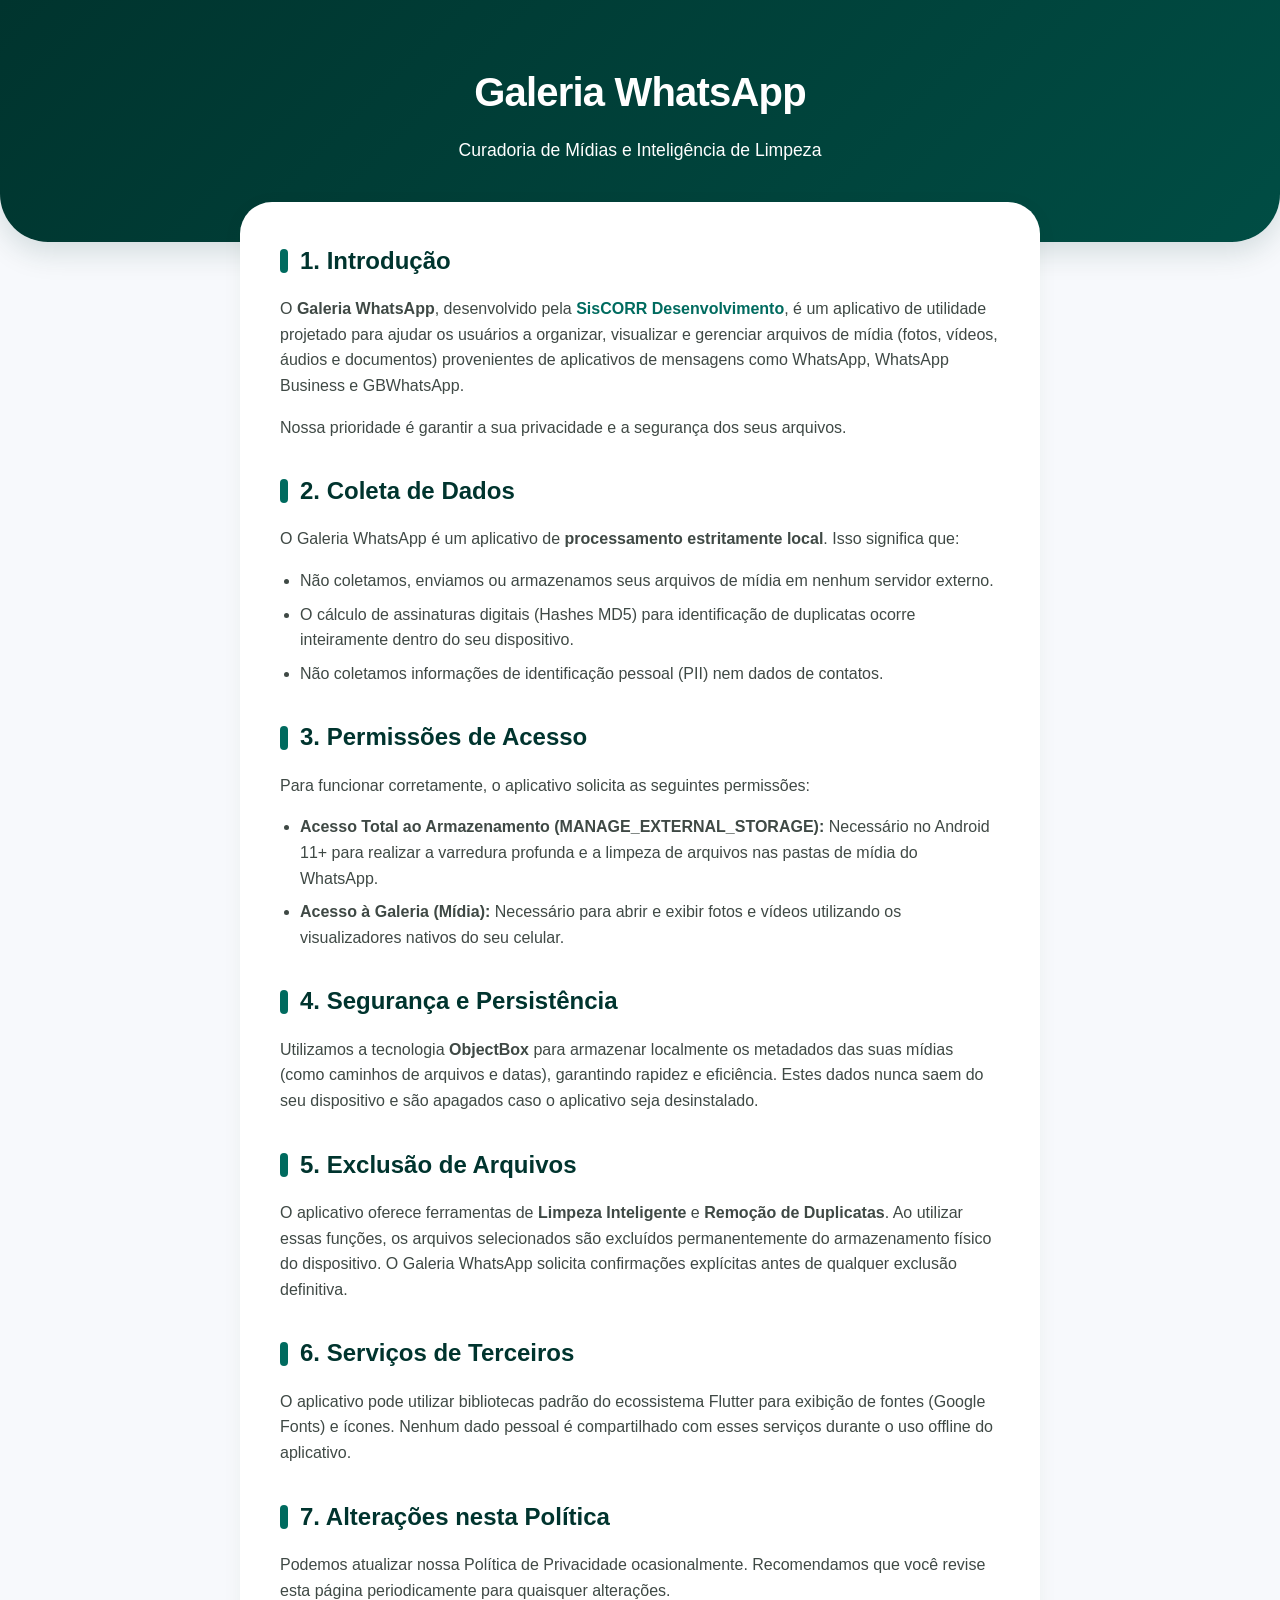
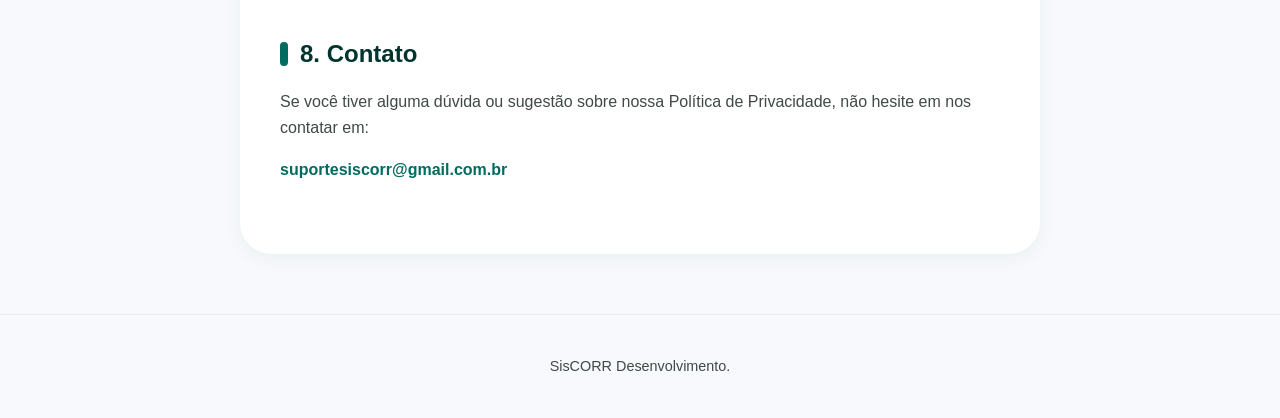
<file: cleaner-for-whatsapp-privacy-policy.html>
<!DOCTYPE html>
<html lang="pt-BR">
<head>
    <meta charset="UTF-8">
    <meta name="viewport" content="width=device-width, initial-scale=1.0">
    <title>Política de Privacidade - Galeria WhatsApp</title>
    <style>
        :root {
            --primary: #00342e;
            --primary-container: #004d44;
            --secondary: #006b5f;
            --background: #f7f9fc;
            --on-surface: #191c1e;
            --on-surface-variant: #3f4945;
            --surface-lowest: #ffffff;
            --font-main: 'Inter', -apple-system, BlinkMacSystemFont, "Segoe UI", Roboto, Helvetica, Arial, sans-serif;
            --font-display: 'Plus Jakarta Sans', sans-serif;
        }

        @import url('https://fonts.googleapis.com/css2?family=Inter:wght@400;500;600&family=Plus+Jakarta+Sans:wght@700;800&display=swap');

        body {
            font-family: var(--font-main);
            background-color: var(--background);
            color: var(--on-surface);
            line-height: 1.6;
            margin: 0;
            padding: 0;
            -webkit-font-smoothing: antialiased;
        }

        header {
            background: linear-gradient(135deg, var(--primary), var(--primary-container));
            color: white;
            padding: 60px 24px;
            text-align: center;
            border-bottom-left-radius: 48px;
            border-bottom-right-radius: 48px;
            box-shadow: 0 10px 30px rgba(0, 52, 46, 0.15);
        }

        header h1 {
            font-family: var(--font-display);
            font-size: 2.5rem;
            margin: 0;
            letter-spacing: -0.02em;
        }

        header p {
            font-size: 1.1rem;
            color: white;
            margin-top: 12px;
            font-weight: 500;
        }

        main {
            max-width: 800px;
            margin: -40px auto 60px;
            padding: 0 24px;
        }

        .content-card {
            background-color: var(--surface-lowest);
            padding: 40px;
            border-radius: 32px;
            box-shadow: 0 4px 20px rgba(0, 52, 46, 0.05);
        }

        section {
            margin-bottom: 32px;
        }

        h2 {
            font-family: var(--font-display);
            color: var(--primary);
            font-size: 1.5rem;
            margin-top: 0;
            margin-bottom: 16px;
            display: flex;
            align-items: center;
        }

        h2::before {
            content: '';
            display: inline-block;
            width: 8px;
            height: 24px;
            background-color: var(--secondary);
            margin-right: 12px;
            border-radius: 4px;
        }

        p, li {
            color: var(--on-surface-variant);
            font-size: 1rem;
        }

        ul {
            padding-left: 20px;
        }

        li {
            margin-bottom: 8px;
        }

        .highlight {
            color: var(--secondary);
            font-weight: 600;
        }

        footer {
            text-align: center;
            padding: 40px 24px;
            color: var(--on-surface-variant);
            font-size: 0.9rem;
            border-top: 1px solid rgba(0, 0, 0, 0.05);
        }

        .last-update {
            font-style: italic;
            margin-top: 20px;
            display: block;
        }

        @media (max-width: 600px) {
            header {
                padding: 40px 20px;
                border-radius: 0 0 32px 32px;
            }
            header h1 {
                font-size: 1.8rem;
            }
            .content-card {
                padding: 24px;
                border-radius: 24px;
            }
        }
    </style>
</head>
<body>

    <header>
        <h1>Galeria WhatsApp</h1>
        <p>Curadoria de Mídias e Inteligência de Limpeza</p>
    </header>

    <main>
        <div class="content-card">
            <section>
                <h2>1. Introdução</h2>
                <p>O <strong>Galeria WhatsApp</strong>, desenvolvido pela <span class="highlight">SisCORR Desenvolvimento</span>, é um aplicativo de utilidade projetado para ajudar os usuários a organizar, visualizar e gerenciar arquivos de mídia (fotos, vídeos, áudios e documentos) provenientes de aplicativos de mensagens como WhatsApp, WhatsApp Business e GBWhatsApp.</p>
                <p>Nossa prioridade é garantir a sua privacidade e a segurança dos seus arquivos.</p>
            </section>

            <section>
                <h2>2. Coleta de Dados</h2>
                <p>O Galeria WhatsApp é um aplicativo de <strong>processamento estritamente local</strong>. Isso significa que:</p>
                <ul>
                    <li>Não coletamos, enviamos ou armazenamos seus arquivos de mídia em nenhum servidor externo.</li>
                    <li>O cálculo de assinaturas digitais (Hashes MD5) para identificação de duplicatas ocorre inteiramente dentro do seu dispositivo.</li>
                    <li>Não coletamos informações de identificação pessoal (PII) nem dados de contatos.</li>
                </ul>
            </section>

            <section>
                <h2>3. Permissões de Acesso</h2>
                <p>Para funcionar corretamente, o aplicativo solicita as seguintes permissões:</p>
                <ul>
                    <li><strong>Acesso Total ao Armazenamento (MANAGE_EXTERNAL_STORAGE):</strong> Necessário no Android 11+ para realizar a varredura profunda e a limpeza de arquivos nas pastas de mídia do WhatsApp.</li>
                    <li><strong>Acesso à Galeria (Mídia):</strong> Necessário para abrir e exibir fotos e vídeos utilizando os visualizadores nativos do seu celular.</li>
                </ul>
            </section>

            <section>
                <h2>4. Segurança e Persistência</h2>
                <p>Utilizamos a tecnologia <strong>ObjectBox</strong> para armazenar localmente os metadados das suas mídias (como caminhos de arquivos e datas), garantindo rapidez e eficiência. Estes dados nunca saem do seu dispositivo e são apagados caso o aplicativo seja desinstalado.</p>
            </section>

            <section>
                <h2>5. Exclusão de Arquivos</h2>
                <p>O aplicativo oferece ferramentas de <strong>Limpeza Inteligente</strong> e <strong>Remoção de Duplicatas</strong>. Ao utilizar essas funções, os arquivos selecionados são excluídos permanentemente do armazenamento físico do dispositivo. O Galeria WhatsApp solicita confirmações explícitas antes de qualquer exclusão definitiva.</p>
            </section>

            <section>
                <h2>6. Serviços de Terceiros</h2>
                <p>O aplicativo pode utilizar bibliotecas padrão do ecossistema Flutter para exibição de fontes (Google Fonts) e ícones. Nenhum dado pessoal é compartilhado com esses serviços durante o uso offline do aplicativo.</p>
            </section>

            <section>
                <h2>7. Alterações nesta Política</h2>
                <p>Podemos atualizar nossa Política de Privacidade ocasionalmente. Recomendamos que você revise esta página periodicamente para quaisquer alterações.</p>
            </section>

            <section>
                <h2>8. Contato</h2>
                <p>Se você tiver alguma dúvida ou sugestão sobre nossa Política de Privacidade, não hesite em nos contatar em:</p>
                <p class="highlight">suportesiscorr@gmail.com.br</p>
            </section>
        </div>
    </main>

    <footer>
        SisCORR Desenvolvimento.
    </footer>

</body>
</html>
</file>
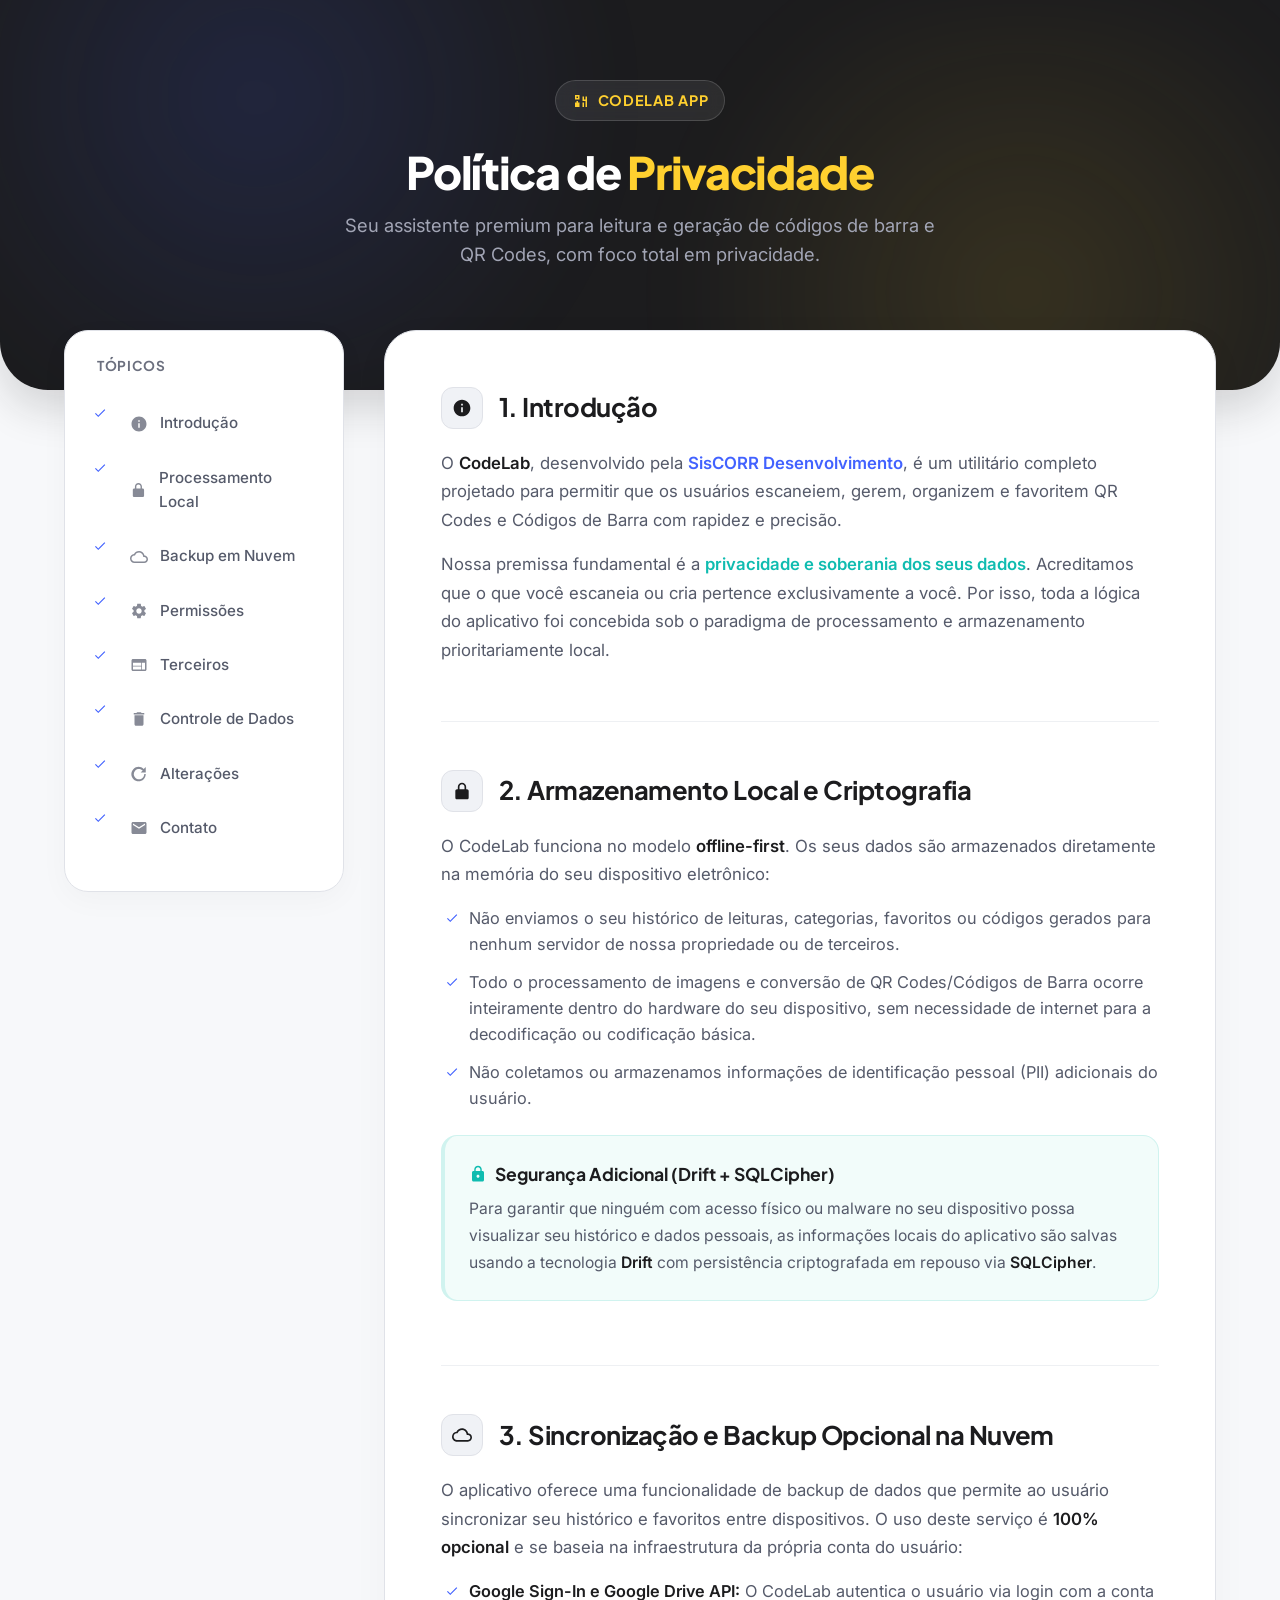
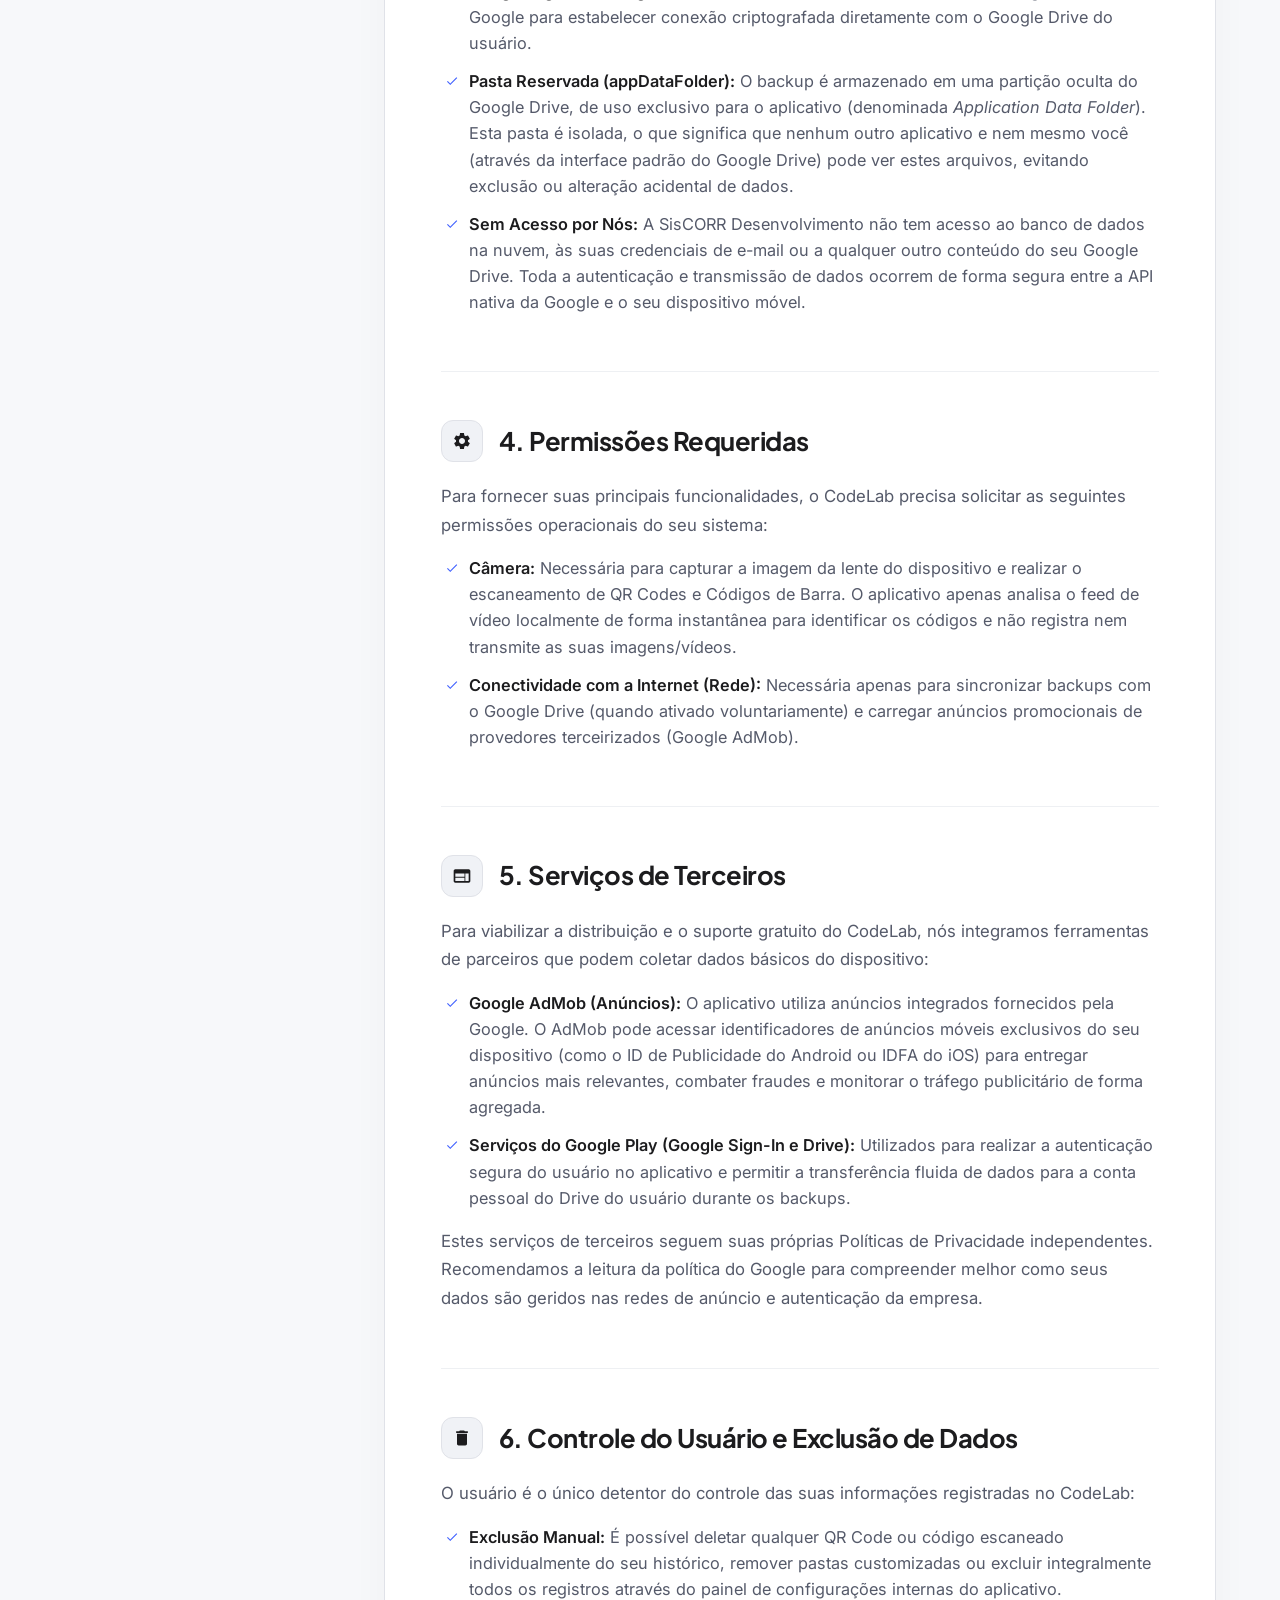
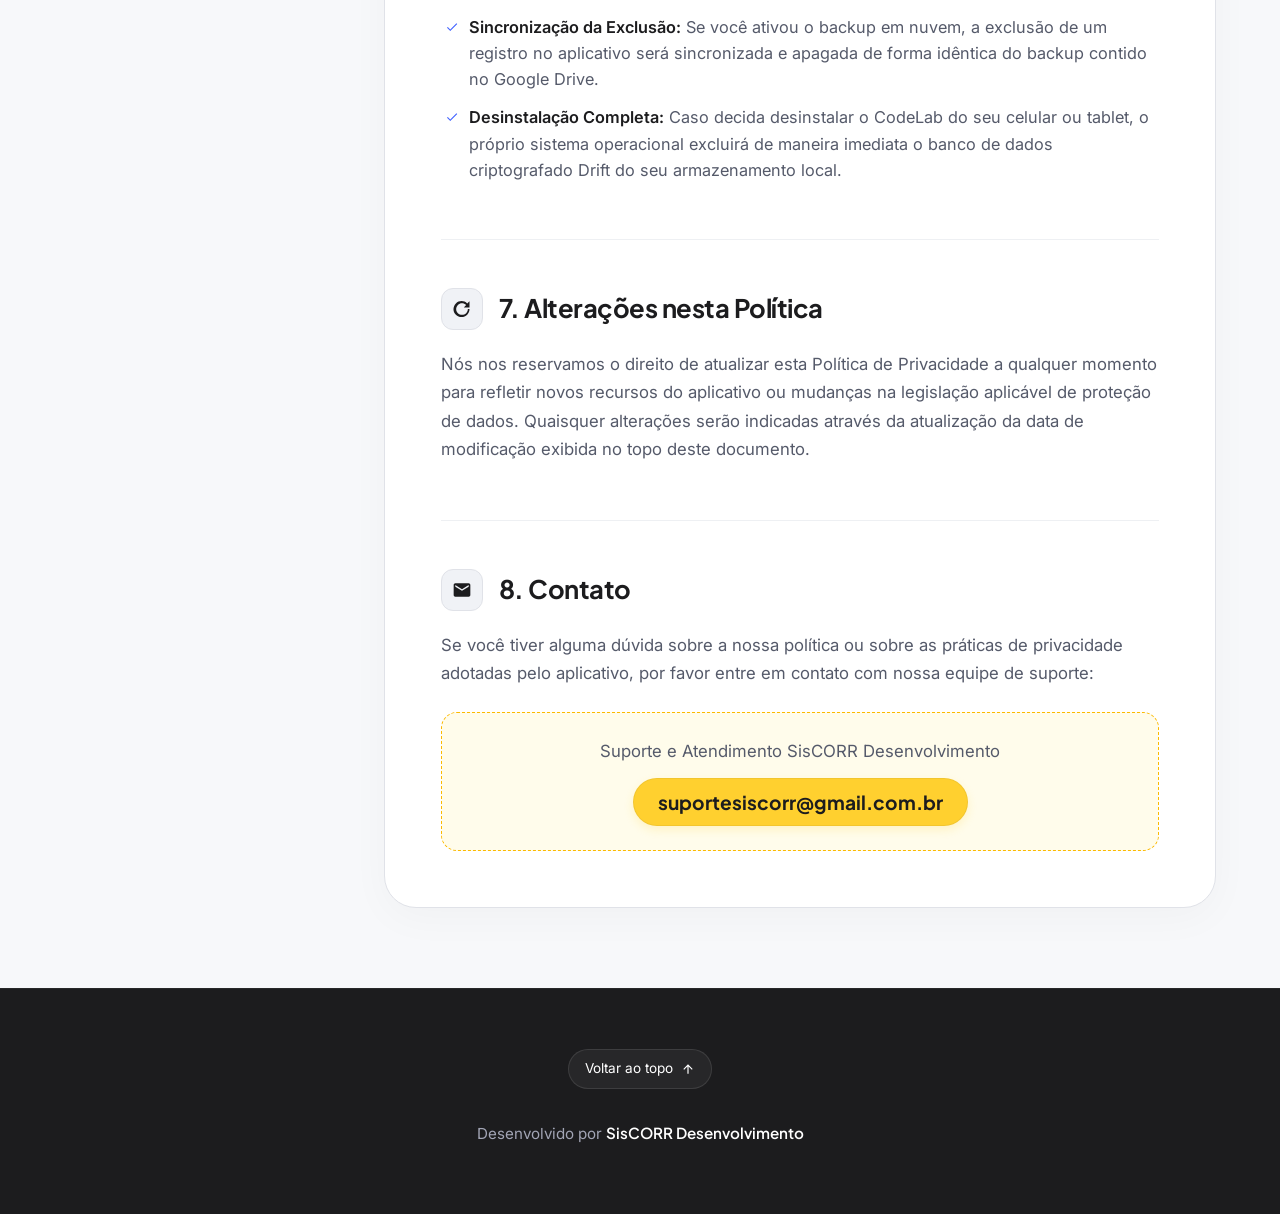
<file: codelab-privacy-policy.html>
<!DOCTYPE html>
<html lang="pt-BR">
<head>
    <meta charset="UTF-8">
    <meta name="viewport" content="width=device-width, initial-scale=1.0">
    
    <!-- SEO Meta Tags -->
    <title>Política de Privacidade — CodeLab</title>
    <meta name="description" content="Política de Privacidade do aplicativo CodeLab da SisCORR Desenvolvimento. Saiba como seus dados de QR Code e códigos de barra são protegidos com criptografia local e sincronização opcional no Google Drive.">
    <meta name="robots" content="index, follow">
    <meta name="author" content="SisCORR Desenvolvimento">
    
    <!-- Google Fonts: Inter e Plus Jakarta Sans para máxima elegância tipográfica -->
    <link rel="preconnect" href="https://fonts.googleapis.com">
    <link rel="preconnect" href="https://fonts.gstatic.com" crossorigin>
    <link href="https://fonts.googleapis.com/css2?family=Inter:wght@400;500;600;700&family=Plus+Jakarta+Sans:wght@700;800&display=swap" rel="stylesheet">
    
    <style>
        /* ==========================================================================
           DESIGN SYSTEM: MIRO BRAND PALETTE & CUSTOM COMPONENT TOKENS
           ========================================================================== */
        :root {
            /* Cores de Marca */
            --color-primary: #1C1C1E;          /* Charcoal escuro/quase preto */
            --color-brand-yellow: #FFD02F;     /* Amarelo principal Miro */
            --color-brand-yellow-deep: #FCB900;/* Amarelo escuro */
            --color-brand-blue: #4262FF;       /* Azul elétrico vibrante */
            --color-brand-teal: #0FBCB0;       /* Verde azulado */
            --color-brand-coral: #FF9999;      /* Coral suave */
            
            /* Tons Pastel e Superfícies */
            --color-canvas: #F7F8FA;           /* Fundo geral claro */
            --color-surface-soft: #FAFBCF;     /* Fundo de destaque alternativo */
            --color-surface-white: #FFFFFF;    /* Fundo dos cartões e elementos */
            
            /* Linhas e Divisores */
            --color-hairline: #E0E2E8;         /* Bordas padrão */
            --color-hairline-soft: #EEF0F3;    /* Bordas suaves secundárias */
            --color-hairline-strong: #C7CAD5;  /* Bordas mais marcadas */
            
            /* Tipografia e Textos */
            --color-ink: #1C1C1E;              /* Cor de texto principal */
            --color-slate: #555A6A;            /* Texto secundário */
            --color-steel: #6B6F7E;            /* Texto de apoio */
            
            /* Fontes */
            --font-main: 'Inter', -apple-system, BlinkMacSystemFont, "Segoe UI", Roboto, sans-serif;
            --font-display: 'Plus Jakarta Sans', sans-serif;
            
            /* Transições */
            --transition-smooth: all 0.3s cubic-bezier(0.4, 0, 0.2, 1);
        }

        /* ==========================================================================
           ESTILOS GERAIS DE RESET E LAYOUT
           ========================================================================== */
        * {
            box-sizing: border-box;
            margin: 0;
            padding: 0;
        }

        body {
            font-family: var(--font-main);
            background-color: var(--color-canvas);
            color: var(--color-ink);
            line-height: 1.6;
            -webkit-font-smoothing: antialiased;
            overflow-x: hidden;
        }

        /* ==========================================================================
           HEADER / HERO BANNER (Estilo Premium Tech com Mesh Gradient sutil)
           ========================================================================== */
        header {
            position: relative;
            background-color: var(--color-primary);
            color: white;
            padding: 80px 24px 120px;
            text-align: center;
            border-bottom-left-radius: 48px;
            border-bottom-right-radius: 48px;
            overflow: hidden;
            box-shadow: 0 20px 40px rgba(28, 28, 30, 0.15);
        }

        /* Efeito de brilho de gradiente sutil de fundo */
        header::before {
            content: '';
            position: absolute;
            top: -50%;
            left: -20%;
            width: 80%;
            height: 150%;
            background: radial-gradient(circle, rgba(66, 98, 255, 0.15) 0%, transparent 60%);
            pointer-events: none;
            filter: blur(40px);
        }

        header::after {
            content: '';
            position: absolute;
            bottom: -50%;
            right: -20%;
            width: 80%;
            height: 150%;
            background: radial-gradient(circle, rgba(255, 208, 47, 0.12) 0%, transparent 60%);
            pointer-events: none;
            filter: blur(40px);
        }

        .header-content {
            position: relative;
            z-index: 2;
            max-width: 800px;
            margin: 0 auto;
        }

        header .logo-badge {
            display: inline-flex;
            align-items: center;
            gap: 8px;
            background: rgba(255, 255, 255, 0.08);
            border: 1px solid rgba(255, 255, 255, 0.15);
            padding: 8px 16px;
            border-radius: 100px;
            margin-bottom: 24px;
            backdrop-filter: blur(8px);
            font-family: var(--font-display);
            font-size: 0.9rem;
            font-weight: 700;
            letter-spacing: 0.05em;
            color: var(--color-brand-yellow);
            text-transform: uppercase;
        }

        header .logo-badge svg {
            fill: var(--color-brand-yellow);
            width: 18px;
            height: 18px;
        }

        header h1 {
            font-family: var(--font-display);
            font-size: 2.8rem;
            font-weight: 800;
            line-height: 1.2;
            letter-spacing: -0.03em;
            color: white;
            margin-bottom: 12px;
        }

        header h1 span {
            color: var(--color-brand-yellow);
        }

        header p {
            font-size: 1.15rem;
            color: #A2A5B5;
            max-width: 600px;
            margin: 0 auto;
            font-weight: 400;
        }

        /* ==========================================================================
           GRID LAYOUT PRINCIPAL (Sidebar Sticky + Conteúdo)
           ========================================================================== */
        .container {
            max-width: 1200px;
            margin: -60px auto 80px;
            padding: 0 24px;
            display: grid;
            grid-template-columns: 280px 1fr;
            gap: 40px;
            position: relative;
            z-index: 3;
        }

        /* ==========================================================================
           SIDEBAR DE NAVEGAÇÃO RAPIDA (Sticky Menu)
           ========================================================================== */
        aside {
            position: sticky;
            top: 24px;
            height: fit-content;
            background-color: var(--color-surface-white);
            border: 1px solid var(--color-hairline);
            border-radius: 24px;
            padding: 24px;
            box-shadow: 0 8px 30px rgba(0, 0, 0, 0.03);
            display: flex;
            flex-direction: column;
            gap: 16px;
        }

        aside h3 {
            font-family: var(--font-display);
            font-size: 0.85rem;
            text-transform: uppercase;
            letter-spacing: 0.05em;
            color: var(--color-steel);
            margin-bottom: 8px;
            padding-left: 8px;
        }

        .nav-links {
            list-style: none;
            display: flex;
            flex-direction: column;
            gap: 8px;
        }

        .nav-links a {
            display: flex;
            align-items: center;
            gap: 12px;
            padding: 10px 12px;
            border-radius: 12px;
            color: var(--color-slate);
            text-decoration: none;
            font-size: 0.95rem;
            font-weight: 500;
            transition: var(--transition-smooth);
            border: 1px solid transparent;
        }

        .nav-links a svg {
            width: 18px;
            height: 18px;
            fill: currentColor;
            opacity: 0.7;
            transition: var(--transition-smooth);
        }

        .nav-links a:hover {
            background-color: #F0F3FF;
            color: var(--color-brand-blue);
            padding-left: 16px;
        }

        .nav-links a:hover svg {
            fill: var(--color-brand-blue);
            opacity: 1;
        }

        /* ==========================================================================
           CARTÃO DE CONTEÚDO PRINCIPAL
           ========================================================================== */
        main {
            background-color: var(--color-surface-white);
            border: 1px solid var(--color-hairline);
            border-radius: 32px;
            padding: 56px;
            box-shadow: 0 10px 40px rgba(0, 0, 0, 0.03);
        }

        .meta-info-card {
            display: flex;
            flex-wrap: wrap;
            gap: 16px;
            align-items: center;
            justify-content: space-between;
            background-color: var(--color-canvas);
            border: 1px solid var(--color-hairline-soft);
            padding: 16px 24px;
            border-radius: 16px;
            margin-bottom: 48px;
        }

        .meta-item {
            font-size: 0.85rem;
            color: var(--color-slate);
            font-weight: 500;
            display: flex;
            align-items: center;
            gap: 8px;
        }

        .meta-item svg {
            width: 16px;
            height: 16px;
            fill: var(--color-brand-blue);
        }

        .meta-badge {
            background-color: #E2FFFA;
            color: #0E8E84;
            padding: 4px 12px;
            border-radius: 20px;
            font-size: 0.8rem;
            font-weight: 600;
            border: 1px solid rgba(15, 188, 176, 0.2);
        }

        /* ==========================================================================
           ESTILIZAÇÃO DOS TÓPICOS/SEÇÕES
           ========================================================================== */
        section {
            scroll-margin-top: 40px;
            margin-bottom: 48px;
            padding-bottom: 40px;
            border-bottom: 1px solid var(--color-hairline-soft);
            transition: var(--transition-smooth);
        }

        section:last-of-type {
            border-bottom: none;
            margin-bottom: 0;
            padding-bottom: 0;
        }

        section h2 {
            font-family: var(--font-display);
            color: var(--color-primary);
            font-size: 1.6rem;
            font-weight: 700;
            letter-spacing: -0.02em;
            margin-bottom: 20px;
            display: flex;
            align-items: center;
            gap: 16px;
        }

        /* Ícone redondo premium na frente do título */
        .section-icon {
            display: inline-flex;
            align-items: center;
            justify-content: center;
            width: 42px;
            height: 42px;
            background-color: #F0F2F6;
            border-radius: 12px;
            color: var(--color-primary);
            flex-shrink: 0;
            transition: var(--transition-smooth);
            border: 1px solid var(--color-hairline);
        }

        .section-icon svg {
            width: 20px;
            height: 20px;
            fill: currentColor;
        }

        /* Efeito interativo ao passar o mouse na seção */
        section:hover .section-icon {
            background-color: var(--color-primary);
            color: var(--color-brand-yellow);
            border-color: var(--color-primary);
            transform: scale(1.05) rotate(3deg);
        }

        section p {
            color: var(--color-slate);
            font-size: 1.05rem;
            line-height: 1.7;
            margin-bottom: 16px;
        }

        section strong {
            color: var(--color-primary);
            font-weight: 600;
        }

        /* ==========================================================================
           LISTAS E DESTAQUES INTERNOS
           ========================================================================== */
        ul {
            list-style: none;
            padding-left: 0;
            margin-bottom: 16px;
            display: flex;
            flex-direction: column;
            gap: 12px;
        }

        li {
            position: relative;
            padding-left: 28px;
            color: var(--color-slate);
            font-size: 1.02rem;
            line-height: 1.6;
        }

        /* Bullet personalizado usando SVG via pseudo-elemento ou máscara */
        li::before {
            content: "";
            position: absolute;
            left: 4px;
            top: 6px;
            width: 14px;
            height: 14px;
            background-color: var(--color-brand-blue);
            mask: url("data:image/svg+xml,%3Csvg xmlns='http://www.w3.org/2000/svg' viewBox='0 0 24 24'%3E%3Cpath d='M9 16.17L4.83 12l-1.42 1.41L9 19 21 7l-1.41-1.41z'/%3E%3C/svg%3E") no-repeat center;
            -webkit-mask: url("data:image/svg+xml,%3Csvg xmlns='http://www.w3.org/2000/svg' viewBox='0 0 24 24'%3E%3Cpath d='M9 16.17L4.83 12l-1.42 1.41L9 19 21 7l-1.41-1.41z'/%3E%3C/svg%3E") no-repeat center;
            mask-size: contain;
            -webkit-mask-size: contain;
        }

        /* Destaque com visual de Sticky Note / Feature Card pastel da Miro */
        .callout-box {
            background-color: var(--color-canvas);
            border: 1px solid var(--color-hairline);
            border-left: 4px solid var(--color-brand-blue);
            border-radius: 16px;
            padding: 24px;
            margin: 24px 0;
            position: relative;
        }

        .callout-box.security {
            border-left-color: var(--color-brand-teal);
            background-color: #F2FCFA;
            border-color: rgba(15, 188, 176, 0.15);
        }

        .callout-box h4 {
            font-family: var(--font-display);
            font-size: 1.1rem;
            font-weight: 700;
            color: var(--color-primary);
            margin-bottom: 8px;
            display: flex;
            align-items: center;
            gap: 8px;
        }

        .callout-box h4 svg {
            width: 18px;
            height: 18px;
            fill: var(--color-brand-teal);
        }

        .callout-box p {
            font-size: 0.98rem;
            margin-bottom: 0;
            color: var(--color-slate);
        }

        .highlight-blue {
            color: var(--color-brand-blue);
            font-weight: 600;
        }

        .highlight-teal {
            color: var(--color-brand-teal);
            font-weight: 600;
        }

        /* Estilo da área de e-mail de suporte */
        .contact-box {
            background-color: #FFFCEB;
            border: 1px dashed var(--color-brand-yellow-deep);
            border-radius: 16px;
            padding: 24px;
            text-align: center;
            margin-top: 24px;
        }

        .contact-box p {
            margin-bottom: 12px;
        }

        .contact-email {
            display: inline-block;
            font-family: var(--font-display);
            font-size: 1.2rem;
            font-weight: 700;
            color: var(--color-primary);
            text-decoration: none;
            background-color: var(--color-brand-yellow);
            padding: 8px 24px;
            border-radius: 100px;
            transition: var(--transition-smooth);
            border: 1px solid rgba(0, 0, 0, 0.05);
            box-shadow: 0 4px 10px rgba(255, 208, 47, 0.2);
        }

        .contact-email:hover {
            transform: translateY(-2px);
            box-shadow: 0 6px 15px rgba(255, 208, 47, 0.35);
            background-color: var(--color-brand-yellow-deep);
        }

        /* ==========================================================================
           FOOTER DA PÁGINA
           ========================================================================== */
        footer {
            background-color: var(--color-primary);
            color: #A2A5B5;
            text-align: center;
            padding: 60px 24px;
            font-size: 0.95rem;
            border-top: 1px solid rgba(255, 255, 255, 0.05);
            position: relative;
        }

        footer p {
            margin-bottom: 8px;
        }

        footer .developer-name {
            color: white;
            font-weight: 600;
            font-family: var(--font-display);
        }

        footer .copyright {
            font-size: 0.85rem;
            color: var(--color-steel);
            margin-top: 16px;
        }

        /* Botão sutil de voltar ao topo no footer */
        .back-to-top {
            display: inline-flex;
            align-items: center;
            gap: 8px;
            color: white;
            text-decoration: none;
            font-size: 0.85rem;
            margin-bottom: 32px;
            background: rgba(255, 255, 255, 0.05);
            padding: 8px 16px;
            border-radius: 100px;
            border: 1px solid rgba(255, 255, 255, 0.1);
            transition: var(--transition-smooth);
        }

        .back-to-top:hover {
            background: rgba(255, 255, 255, 0.1);
            color: var(--color-brand-yellow);
            border-color: var(--color-brand-yellow);
        }

        .back-to-top svg {
            width: 14px;
            height: 14px;
            fill: currentColor;
        }

        /* ==========================================================================
           MEDIA QUERIES (Responsividade Completa)
           ========================================================================== */
        @media (max-width: 1024px) {
            .container {
                grid-template-columns: 1fr;
            }

            aside {
                position: relative;
                top: 0;
                order: 2;
                margin-top: -20px;
            }

            .nav-links {
                flex-direction: row;
                flex-wrap: wrap;
                justify-content: center;
            }

            main {
                order: 1;
                padding: 40px;
            }
        }

        @media (max-width: 600px) {
            header {
                padding: 60px 20px 90px;
                border-radius: 0 0 32px 32px;
            }

            header h1 {
                font-size: 2.1rem;
            }

            .container {
                margin-top: -40px;
                padding: 0 16px;
            }

            main {
                padding: 32px 20px;
                border-radius: 24px;
            }

            .meta-info-card {
                flex-direction: column;
                align-items: flex-start;
                gap: 12px;
                padding: 16px;
            }

            section h2 {
                font-size: 1.35rem;
                gap: 12px;
            }

            .section-icon {
                width: 36px;
                height: 36px;
                border-radius: 10px;
            }

            .section-icon svg {
                width: 16px;
                height: 16px;
            }
        }
    </style>
</head>
<body>

    <!-- Cabeçalho Principal (Header) -->
    <header>
        <div class="header-content">
            <div class="logo-badge">
                <svg viewBox="0 0 24 24" xmlns="http://www.w3.org/2000/svg">
                    <path d="M4 4h6v6H4V4zm2 2v2h2V6H6zm0 12h2v-2H6v2zm-2 2h6v-6H4v6zm14-2h2v-2h-2v2zm0-4h2V8h-2v4zm-4-4h2V6h-2v2zm6-4h-6v6h6V4zm-2 2v2h-2V6h2zM6 14h2v-2H6v2zm12 6h2v-2h-2v2zm-4-2h2v-4h-2v4zm0-6h2v-2h-2v2zm0 8h2v-2h-2v2zm4-4h2v-2h-2v2z"/>
                </svg>
                CodeLab App
            </div>
            <h1>Política de <span>Privacidade</span></h1>
            <p>Seu assistente premium para leitura e geração de códigos de barra e QR Codes, com foco total em privacidade.</p>
        </div>
    </header>

    <div class="container">
        <!-- Navegação Rápida Sticky (Sidebar) -->
        <aside>
            <h3>Tópicos</h3>
            <ul class="nav-links">
                <li><a href="#introducao">
                    <svg viewBox="0 0 24 24"><path d="M12 2C6.48 2 2 6.48 2 12s4.48 10 10 10 10-4.48 10-10S17.52 2 12 2zm1 15h-2v-6h2v6zm0-8h-2V7h2v2z"/></svg>
                    Introdução
                </a></li>
                <li><a href="#coleta-local">
                    <svg viewBox="0 0 24 24"><path d="M12 2C9.24 2 7 4.24 7 7v3H6c-1.1 0-2 .9-2 2v8c0 1.1.9 2 2 2h12c1.1 0 2-.9 2-2v-8c0-1.1-.9-2-2-2h-1V7c0-2.76-2.24-5-5-5zm-3 8V7c0-1.66 1.34-3 3-3s3 1.34 3 3v3H9z"/></svg>
                    Processamento Local
                </a></li>
                <li><a href="#backup-nuvem">
                    <svg viewBox="0 0 24 24"><path d="M19.35 10.04C18.67 6.59 15.64 4 12 4 9.11 4 6.6 5.64 5.35 8.04 2.34 8.36 0 10.91 0 14c0 3.31 2.69 6 6 6h13c2.76 0 5-2.24 5-5 0-2.64-2.05-4.78-4.65-4.96zM19 18H6c-2.21 0-4-1.79-4-4 0-2.05 1.53-3.76 3.56-3.97l1.07-.11.5-.95C8.08 7.14 9.94 6 12 6c2.62 0 4.88 1.86 5.39 4.43l.3 1.5 1.53.11c1.56.1 2.78 1.41 2.78 2.96 0 1.65-1.35 3-3 3z"/></svg>
                    Backup em Nuvem
                </a></li>
                <li><a href="#permissoes">
                    <svg viewBox="0 0 24 24"><path d="M19.14 12.94c.04-.3.06-.61.06-.94 0-.32-.02-.64-.07-.94l2.03-1.58c.18-.14.23-.41.12-.61l-1.92-3.32c-.12-.22-.37-.29-.59-.22l-2.39.96c-.5-.38-1.03-.7-1.62-.94l-.36-2.54c-.04-.24-.24-.41-.48-.41h-3.84c-.24 0-.43.17-.47.41l-.36 2.54c-.59.24-1.13.57-1.62.94l-2.39-.96c-.22-.08-.47 0-.59.22L2.74 8.87c-.12.21-.08.47.12.61l2.03 1.58c-.05.3-.09.63-.09.94s.02.64.07.94l-2.03 1.58c-.18.14-.23.41-.12.61l1.92 3.32c.12.22.37.29.59.22l2.39-.96c.5.38 1.03.7 1.62.94l.36 2.54c.05.24.24.41.48.41h3.84c.24 0 .44-.17.47-.41l.36-2.54c.59-.24 1.13-.56 1.62-.94l2.39.96c.22.08.47 0 .59-.22l1.92-3.32c.12-.22.07-.47-.12-.61l-2.01-1.58zM12 15.6c-1.98 0-3.6-1.62-3.6-3.6s1.62-3.6 3.6-3.6 3.6 1.62 3.6 3.6-1.62 3.6-3.6 3.6z"/></svg>
                    Permissões
                </a></li>
                <li><a href="#terceiros">
                    <svg viewBox="0 0 24 24"><path d="M20 4H4c-1.1 0-1.99.9-1.99 2L2 18c0 1.1.9 2 2 2h16c1.1 0 2-.9 2-2V6c0-1.1-.9-2-2-2zm-5 14H4v-4h11v4zm0-5H4V9h11v4zm5 5h-4V9h4v9z"/></svg>
                    Terceiros
                </a></li>
                <li><a href="#controle-exclusao">
                    <svg viewBox="0 0 24 24"><path d="M6 19c0 1.1.9 2 2 2h8c1.1 0 2-.9 2-2V7H6v12zM19 4h-3.5l-1-1h-5l-1 1H5v2h14V4z"/></svg>
                    Controle de Dados
                </a></li>
                <li><a href="#alteracoes">
                    <svg viewBox="0 0 24 24"><path d="M21 10.12h-6.78l2.74-2.82c-2.73-2.7-7.15-2.8-9.88-.1-2.73 2.71-2.73 7.08 0 9.79s7.15 2.71 9.88 0C18.32 15.65 19 14.08 19 12.1h2c0 2.24-.83 4.87-2.75 6.79-3.77 3.75-9.83 3.75-13.6 0s-3.77-9.83 0-13.59 9.83-3.75 13.6 0l2.75-2.75V10.12z"/></svg>
                    Alterações
                </a></li>
                <li><a href="#contato">
                    <svg viewBox="0 0 24 24"><path d="M20 4H4c-1.1 0-1.99.9-1.99 2L2 18c0 1.1.9 2 2 2h16c1.1 0 2-.9 2-2V6c0-1.1-.9-2-2-2zm0 4l-8 5-8-5V6l8 5 8-5v2z"/></svg>
                    Contato
                </a></li>
            </ul>
        </aside>

        <!-- Cartão de Conteúdo Principal (Main) -->
        <main>

            <!-- Seção 1: Introdução -->
            <section id="introducao">
                <h2>
                    <span class="section-icon">
                        <svg viewBox="0 0 24 24"><path d="M12 2C6.48 2 2 6.48 2 12s4.48 10 10 10 10-4.48 10-10S17.52 2 12 2zm1 15h-2v-6h2v6zm0-8h-2V7h2v2z"/></svg>
                    </span>
                    1. Introdução
                </h2>
                <p>O <strong>CodeLab</strong>, desenvolvido pela <span class="highlight-blue">SisCORR Desenvolvimento</span>, é um utilitário completo projetado para permitir que os usuários escaneiem, gerem, organizem e favoritem QR Codes e Códigos de Barra com rapidez e precisão.</p>
                <p>Nossa premissa fundamental é a <strong class="highlight-teal">privacidade e soberania dos seus dados</strong>. Acreditamos que o que você escaneia ou cria pertence exclusivamente a você. Por isso, toda a lógica do aplicativo foi concebida sob o paradigma de processamento e armazenamento prioritariamente local.</p>
            </section>

            <!-- Seção 2: Processamento e Armazenamento Local -->
            <section id="coleta-local">
                <h2>
                    <span class="section-icon">
                        <svg viewBox="0 0 24 24"><path d="M12 2C9.24 2 7 4.24 7 7v3H6c-1.1 0-2 .9-2 2v8c0 1.1.9 2 2 2h12c1.1 0 2-.9 2-2v-8c0-1.1-.9-2-2-2h-1V7c0-2.76-2.24-5-5-5zm-3 8V7c0-1.66 1.34-3 3-3s3 1.34 3 3v3H9z"/></svg>
                    </span>
                    2. Armazenamento Local e Criptografia
                </h2>
                <p>O CodeLab funciona no modelo <strong>offline-first</strong>. Os seus dados são armazenados diretamente na memória do seu dispositivo eletrônico:</p>
                <ul>
                    <li>Não enviamos o seu histórico de leituras, categorias, favoritos ou códigos gerados para nenhum servidor de nossa propriedade ou de terceiros.</li>
                    <li>Todo o processamento de imagens e conversão de QR Codes/Códigos de Barra ocorre inteiramente dentro do hardware do seu dispositivo, sem necessidade de internet para a decodificação ou codificação básica.</li>
                    <li>Não coletamos ou armazenamos informações de identificação pessoal (PII) adicionais do usuário.</li>
                </ul>

                <!-- Caixa de Destaque / Callout Box com a tecnologia SQLCipher -->
                <div class="callout-box security">
                    <h4>
                        <svg viewBox="0 0 24 24"><path d="M18 8h-1V6c0-2.76-2.24-5-5-5S7 3.24 7 6v2H6c-1.1 0-2 .9-2 2v10c0 1.1.9 2 2 2h12c1.1 0 2-.9 2-2V10c0-1.1-.9-2-2-2zm-6 9c-1.1 0-2-.9-2-2s.9-2 2-2 2 .9 2 2-.9 2-2 2zm3.1-9H8.9V6c0-1.71 1.39-3.1 3.1-3.1 1.71 0 3.1 1.39 3.1 3.1v2z"/></svg>
                        Segurança Adicional (Drift + SQLCipher)
                    </h4>
                    <p>Para garantir que ninguém com acesso físico ou malware no seu dispositivo possa visualizar seu histórico e dados pessoais, as informações locais do aplicativo são salvas usando a tecnologia <strong>Drift</strong> com persistência criptografada em repouso via <strong>SQLCipher</strong>.</p>
                </div>
            </section>

            <!-- Seção 3: Backup e Sincronização em Nuvem -->
            <section id="backup-nuvem">
                <h2>
                    <span class="section-icon">
                        <svg viewBox="0 0 24 24"><path d="M19.35 10.04C18.67 6.59 15.64 4 12 4 9.11 4 6.6 5.64 5.35 8.04 2.34 8.36 0 10.91 0 14c0 3.31 2.69 6 6 6h13c2.76 0 5-2.24 5-5 0-2.64-2.05-4.78-4.65-4.96zM19 18H6c-2.21 0-4-1.79-4-4 0-2.05 1.53-3.76 3.56-3.97l1.07-.11.5-.95C8.08 7.14 9.94 6 12 6c2.62 0 4.88 1.86 5.39 4.43l.3 1.5 1.53.11c1.56.1 2.78 1.41 2.78 2.96 0 1.65-1.35 3-3 3z"/></svg>
                    </span>
                    3. Sincronização e Backup Opcional na Nuvem
                </h2>
                <p>O aplicativo oferece uma funcionalidade de backup de dados que permite ao usuário sincronizar seu histórico e favoritos entre dispositivos. O uso deste serviço é <strong>100% opcional</strong> e se baseia na infraestrutura da própria conta do usuário:</p>
                <ul>
                    <li><strong>Google Sign-In e Google Drive API:</strong> O CodeLab autentica o usuário via login com a conta Google para estabelecer conexão criptografada diretamente com o Google Drive do usuário.</li>
                    <li><strong>Pasta Reservada (appDataFolder):</strong> O backup é armazenado em uma partição oculta do Google Drive, de uso exclusivo para o aplicativo (denominada <i>Application Data Folder</i>). Esta pasta é isolada, o que significa que nenhum outro aplicativo e nem mesmo você (através da interface padrão do Google Drive) pode ver estes arquivos, evitando exclusão ou alteração acidental de dados.</li>
                    <li><strong>Sem Acesso por Nós:</strong> A SisCORR Desenvolvimento não tem acesso ao banco de dados na nuvem, às suas credenciais de e-mail ou a qualquer outro conteúdo do seu Google Drive. Toda a autenticação e transmissão de dados ocorrem de forma segura entre a API nativa da Google e o seu dispositivo móvel.</li>
                </ul>
            </section>

            <!-- Seção 4: Permissões Requeridas -->
            <section id="permissoes">
                <h2>
                    <span class="section-icon">
                        <svg viewBox="0 0 24 24"><path d="M19.14 12.94c.04-.3.06-.61.06-.94 0-.32-.02-.64-.07-.94l2.03-1.58c.18-.14.23-.41.12-.61l-1.92-3.32c-.12-.22-.37-.29-.59-.22l-2.39.96c-.5-.38-1.03-.7-1.62-.94l-.36-2.54c-.04-.24-.24-.41-.48-.41h-3.84c-.24 0-.43.17-.47.41l-.36 2.54c-.59.24-1.13.57-1.62.94l-2.39-.96c-.22-.08-.47 0-.59.22L2.74 8.87c-.12.21-.08.47.12.61l2.03 1.58c-.05.3-.09.63-.09.94s.02.64.07.94l-2.03 1.58c-.18.14-.23.41-.12.61l1.92 3.32c.12.22.37.29.59.22l2.39-.96c.5.38 1.03.7 1.62.94l.36 2.54c.05.24.24.41.48.41h3.84c.24 0 .44-.17.47-.41l.36-2.54c.59-.24 1.13-.56 1.62-.94l2.39.96c.22.08.47 0 .59-.22l1.92-3.32c.12-.22.07-.47-.12-.61l-2.01-1.58zM12 15.6c-1.98 0-3.6-1.62-3.6-3.6s1.62-3.6 3.6-3.6 3.6 1.62 3.6 3.6-1.62 3.6-3.6 3.6z"/></svg>
                    </span>
                    4. Permissões Requeridas
                </h2>
                <p>Para fornecer suas principais funcionalidades, o CodeLab precisa solicitar as seguintes permissões operacionais do seu sistema:</p>
                <ul>
                    <li><strong>Câmera:</strong> Necessária para capturar a imagem da lente do dispositivo e realizar o escaneamento de QR Codes e Códigos de Barra. O aplicativo apenas analisa o feed de vídeo localmente de forma instantânea para identificar os códigos e não registra nem transmite as suas imagens/vídeos.</li>
                    <li><strong>Conectividade com a Internet (Rede):</strong> Necessária apenas para sincronizar backups com o Google Drive (quando ativado voluntariamente) e carregar anúncios promocionais de provedores terceirizados (Google AdMob).</li>
                </ul>
            </section>

            <!-- Seção 5: Serviços de Terceiros e Publicidade -->
            <section id="terceiros">
                <h2>
                    <span class="section-icon">
                        <svg viewBox="0 0 24 24"><path d="M20 4H4c-1.1 0-1.99.9-1.99 2L2 18c0 1.1.9 2 2 2h16c1.1 0 2-.9 2-2V6c0-1.1-.9-2-2-2zm-5 14H4v-4h11v4zm0-5H4V9h11v4zm5 5h-4V9h4v9z"/></svg>
                    </span>
                    5. Serviços de Terceiros
                </h2>
                <p>Para viabilizar a distribuição e o suporte gratuito do CodeLab, nós integramos ferramentas de parceiros que podem coletar dados básicos do dispositivo:</p>
                <ul>
                    <li><strong>Google AdMob (Anúncios):</strong> O aplicativo utiliza anúncios integrados fornecidos pela Google. O AdMob pode acessar identificadores de anúncios móveis exclusivos do seu dispositivo (como o ID de Publicidade do Android ou IDFA do iOS) para entregar anúncios mais relevantes, combater fraudes e monitorar o tráfego publicitário de forma agregada.</li>
                    <li><strong>Serviços do Google Play (Google Sign-In e Drive):</strong> Utilizados para realizar a autenticação segura do usuário no aplicativo e permitir a transferência fluida de dados para a conta pessoal do Drive do usuário durante os backups.</li>
                </ul>
                <p>Estes serviços de terceiros seguem suas próprias Políticas de Privacidade independentes. Recomendamos a leitura da política do Google para compreender melhor como seus dados são geridos nas redes de anúncio e autenticação da empresa.</p>
            </section>

            <!-- Seção 6: Controle e Exclusão de Dados -->
            <section id="controle-exclusao">
                <h2>
                    <span class="section-icon">
                        <svg viewBox="0 0 24 24"><path d="M6 19c0 1.1.9 2 2 2h8c1.1 0 2-.9 2-2V7H6v12zM19 4h-3.5l-1-1h-5l-1 1H5v2h14V4z"/></svg>
                    </span>
                    6. Controle do Usuário e Exclusão de Dados
                </h2>
                <p>O usuário é o único detentor do controle das suas informações registradas no CodeLab:</p>
                <ul>
                    <li><strong>Exclusão Manual:</strong> É possível deletar qualquer QR Code ou código escaneado individualmente do seu histórico, remover pastas customizadas ou excluir integralmente todos os registros através do painel de configurações internas do aplicativo.</li>
                    <li><strong>Sincronização da Exclusão:</strong> Se você ativou o backup em nuvem, a exclusão de um registro no aplicativo será sincronizada e apagada de forma idêntica do backup contido no Google Drive.</li>
                    <li><strong>Desinstalação Completa:</strong> Caso decida desinstalar o CodeLab do seu celular ou tablet, o próprio sistema operacional excluirá de maneira imediata o banco de dados criptografado Drift do seu armazenamento local.</li>
                </ul>
            </section>

            <!-- Seção 7: Alterações nesta Política -->
            <section id="alteracoes">
                <h2>
                    <span class="section-icon">
                        <svg viewBox="0 0 24 24"><path d="M21 10.12h-6.78l2.74-2.82c-2.73-2.7-7.15-2.8-9.88-.1-2.73 2.71-2.73 7.08 0 9.79s7.15 2.71 9.88 0C18.32 15.65 19 14.08 19 12.1h2c0 2.24-.83 4.87-2.75 6.79-3.77 3.75-9.83 3.75-13.6 0s-3.77-9.83 0-13.59 9.83-3.75 13.6 0l2.75-2.75V10.12z"/></svg>
                    </span>
                    7. Alterações nesta Política
                </h2>
                <p>Nós nos reservamos o direito de atualizar esta Política de Privacidade a qualquer momento para refletir novos recursos do aplicativo ou mudanças na legislação aplicável de proteção de dados. Quaisquer alterações serão indicadas através da atualização da data de modificação exibida no topo deste documento.</p>
            </section>

            <!-- Seção 8: Contato -->
            <section id="contato">
                <h2>
                    <span class="section-icon">
                        <svg viewBox="0 0 24 24"><path d="M20 4H4c-1.1 0-1.99.9-1.99 2L2 18c0 1.1.9 2 2 2h16c1.1 0 2-.9 2-2V6c0-1.1-.9-2-2-2zm0 4l-8 5-8-5V6l8 5 8-5v2z"/></svg>
                    </span>
                    8. Contato
                </h2>
                <p>Se você tiver alguma dúvida sobre a nossa política ou sobre as práticas de privacidade adotadas pelo aplicativo, por favor entre em contato com nossa equipe de suporte:</p>
                <div class="contact-box">
                    <p>Suporte e Atendimento SisCORR Desenvolvimento</p>
                    <a href="mailto:suportesiscorr@gmail.com.br" class="contact-email">suportesiscorr@gmail.com.br</a>
                </div>
            </section>
        </main>
    </div>

    <!-- Rodapé (Footer) -->
    <footer>
        <a href="#introducao" class="back-to-top">
            Voltar ao topo
            <svg viewBox="0 0 24 24"><path d="M4 12l1.41 1.41L11 7.83V20h2V7.83l5.58 5.59L20 12l-8-8-8 8z"/></svg>
        </a>
        <p>Desenvolvido por <span class="developer-name">SisCORR Desenvolvimento</span></p>
    </footer>

</body>
</html>
</file>
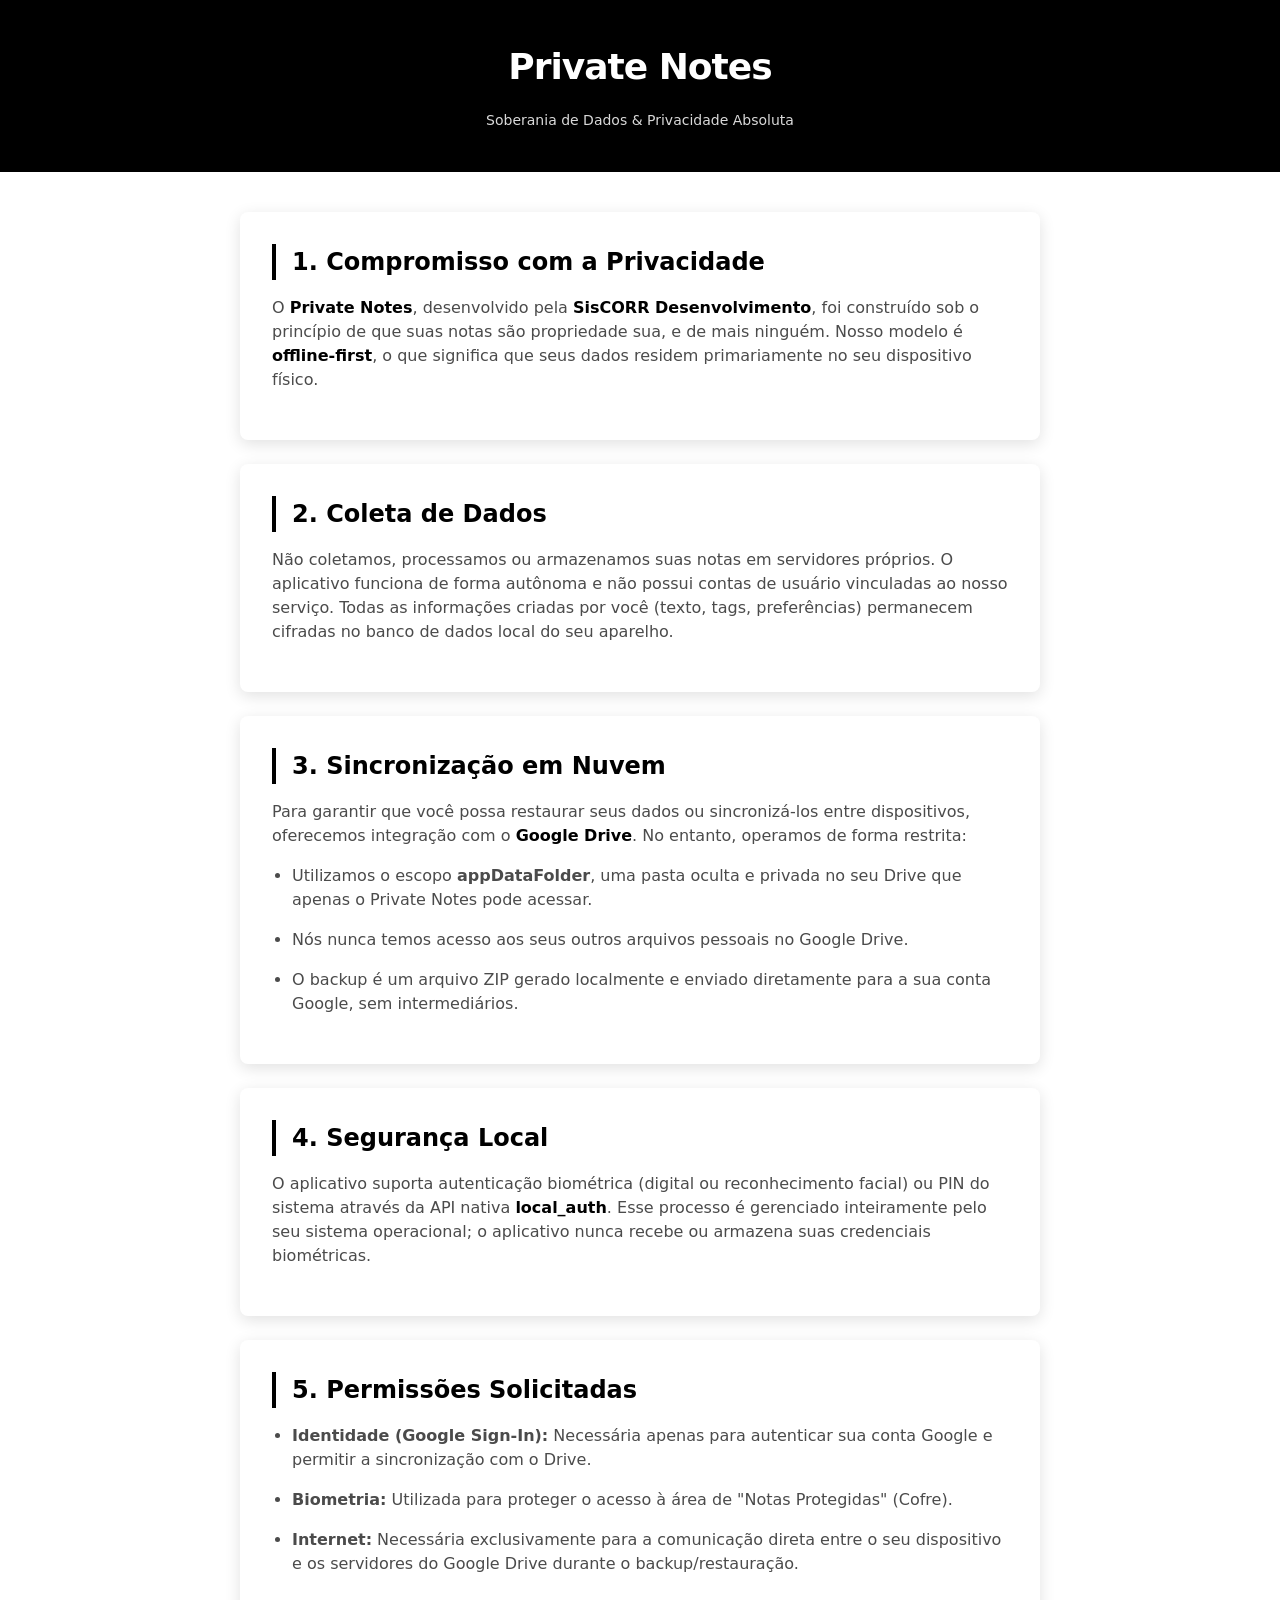
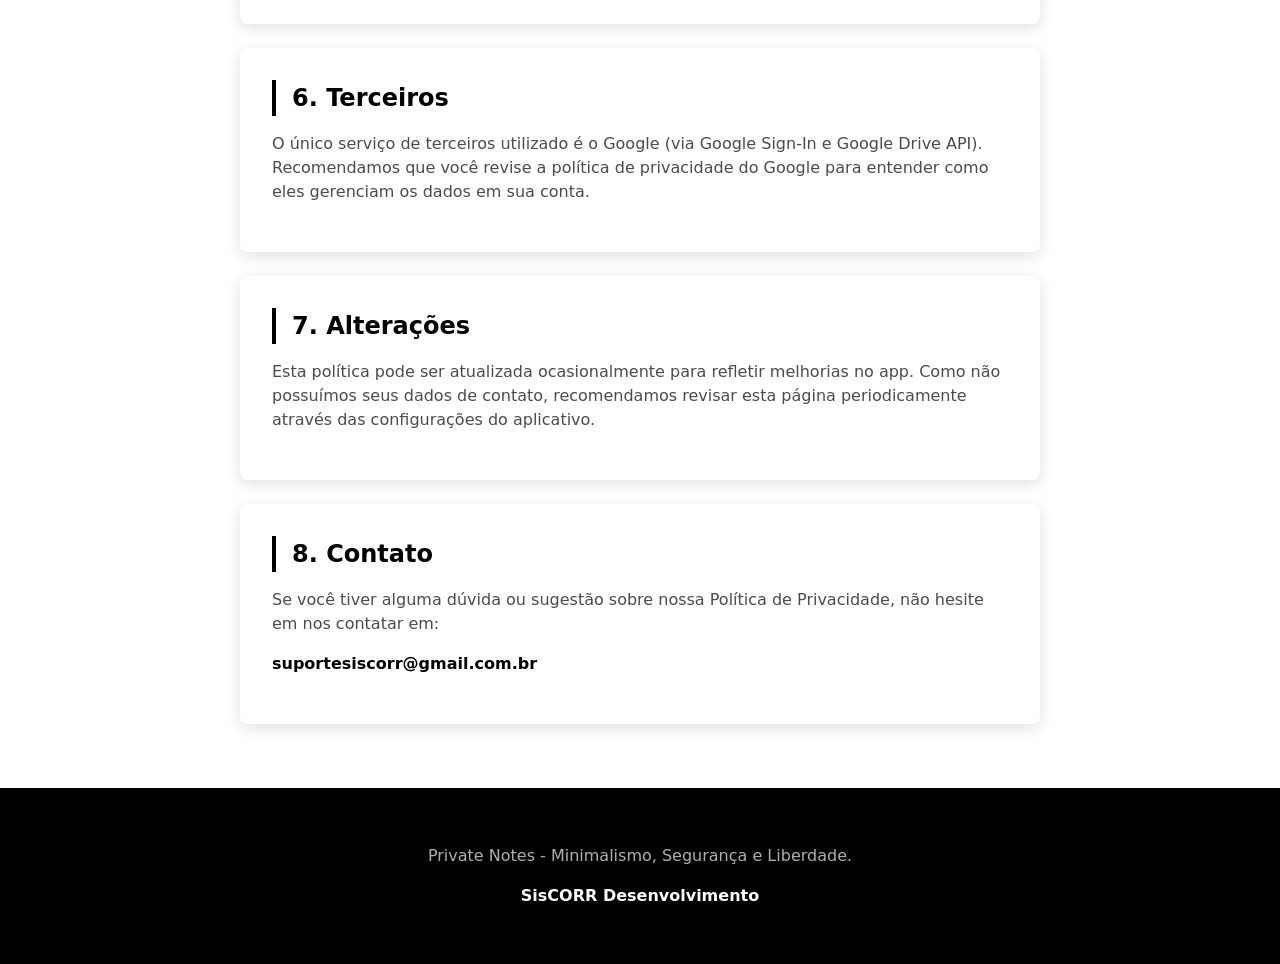
<file: private-note-privacy-policy.html>
<!DOCTYPE html>
<html lang="pt-BR">
<head>
    <meta charset="UTF-8">
    <meta name="viewport" content="width=device-width, initial-scale=1.0">
    <title>Política de Privacidade - Private Notes</title>
    <style>
        :root {
            --uber-black: #000000;
            --pure-white: #ffffff;
            --body-gray: #4b4b4b;
            --muted-gray: #afafaf;
            --chip-gray: #efefef;
            --hover-gray: #e2e2e2;
            --shadow-light: rgba(0, 0, 0, 0.12);
            --radius-pill: 999px;
            --radius-card: 8px;
        }

        body {
            font-family: 'UberMoveText', system-ui, -apple-system, BlinkMacSystemFont, "Segoe UI", Roboto, Helvetica, Arial, sans-serif;
            background-color: var(--pure-white);
            color: var(--uber-black);
            line-height: 1.5;
            margin: 0;
            padding: 0;
            -webkit-font-smoothing: antialiased;
        }

        header {
            background-color: var(--uber-black);
            color: var(--pure-white);
            padding: 40px 20px;
            text-align: center;
        }

        header h1 {
            font-family: 'UberMove', system-ui, sans-serif;
            font-size: 36px;
            font-weight: 700;
            margin: 0;
            letter-spacing: -1px;
        }

        .container {
            max-width: 800px;
            margin: 0 auto;
            padding: 40px 20px;
        }

        .card {
            background: var(--pure-white);
            border-radius: var(--radius-card);
            box-shadow: var(--shadow-light) 0px 4px 16px;
            padding: 32px;
            margin-bottom: 24px;
        }

        h2 {
            font-family: 'UberMove', system-ui, sans-serif;
            font-size: 24px;
            font-weight: 700;
            margin-top: 0;
            margin-bottom: 16px;
            border-left: 4px solid var(--uber-black);
            padding-left: 16px;
        }

        p, li {
            color: var(--body-gray);
            font-size: 16px;
            margin-bottom: 16px;
        }

        ul {
            padding-left: 20px;
        }

        .pill-badge {
            display: inline-block;
            color: var(--pure-white);
            font-size: 14px;
            font-weight: 500;
            margin-top: 16px;
            opacity: 0.85;
        }

        footer {
            background-color: var(--uber-black);
            color: var(--muted-gray);
            padding: 40px 20px;
            text-align: center;
            font-size: 14px;
        }

        footer p {
            color: var(--muted-gray);
        }

        .highlight {
            color: var(--uber-black);
            font-weight: 600;
        }

        footer .highlight {
            color: var(--pure-white);
        }
    </style>
</head>
<body>

    <header>
        <h1>Private Notes</h1>
        <div class="pill-badge">Soberania de Dados & Privacidade Absoluta</div>
    </header>

    <div class="container">
        <div class="card">
            <h2>1. Compromisso com a Privacidade</h2>
            <p>O <span class="highlight">Private Notes</span>, desenvolvido pela <span class="highlight">SisCORR Desenvolvimento</span>, foi construído sob o princípio de que suas notas são propriedade sua, e de mais ninguém. Nosso modelo é <span class="highlight">offline-first</span>, o que significa que seus dados residem primariamente no seu dispositivo físico.</p>
        </div>

        <div class="card">
            <h2>2. Coleta de Dados</h2>
            <p>Não coletamos, processamos ou armazenamos suas notas em servidores próprios. O aplicativo funciona de forma autônoma e não possui contas de usuário vinculadas ao nosso serviço. Todas as informações criadas por você (texto, tags, preferências) permanecem cifradas no banco de dados local do seu aparelho.</p>
        </div>

        <div class="card">
            <h2>3. Sincronização em Nuvem</h2>
            <p>Para garantir que você possa restaurar seus dados ou sincronizá-los entre dispositivos, oferecemos integração com o <span class="highlight">Google Drive</span>. No entanto, operamos de forma restrita:</p>
            <ul>
                <li>Utilizamos o escopo <strong>appDataFolder</strong>, uma pasta oculta e privada no seu Drive que apenas o Private Notes pode acessar.</li>
                <li>Nós nunca temos acesso aos seus outros arquivos pessoais no Google Drive.</li>
                <li>O backup é um arquivo ZIP gerado localmente e enviado diretamente para a sua conta Google, sem intermediários.</li>
            </ul>
        </div>

        <div class="card">
            <h2>4. Segurança Local</h2>
            <p>O aplicativo suporta autenticação biométrica (digital ou reconhecimento facial) ou PIN do sistema através da API nativa <span class="highlight">local_auth</span>. Esse processo é gerenciado inteiramente pelo seu sistema operacional; o aplicativo nunca recebe ou armazena suas credenciais biométricas.</p>
        </div>

        <div class="card">
            <h2>5. Permissões Solicitadas</h2>
            <ul>
                <li><strong>Identidade (Google Sign-In):</strong> Necessária apenas para autenticar sua conta Google e permitir a sincronização com o Drive.</li>
                <li><strong>Biometria:</strong> Utilizada para proteger o acesso à área de "Notas Protegidas" (Cofre).</li>
                <li><strong>Internet:</strong> Necessária exclusivamente para a comunicação direta entre o seu dispositivo e os servidores do Google Drive durante o backup/restauração.</li>
            </ul>
        </div>

        <div class="card">
            <h2>6. Terceiros</h2>
            <p>O único serviço de terceiros utilizado é o Google (via Google Sign-In e Google Drive API). Recomendamos que você revise a política de privacidade do Google para entender como eles gerenciam os dados em sua conta.</p>
        </div>

        <div class="card">
            <h2>7. Alterações</h2>
            <p>Esta política pode ser atualizada ocasionalmente para refletir melhorias no app. Como não possuímos seus dados de contato, recomendamos revisar esta página periodicamente através das configurações do aplicativo.</p>
        </div>

        <div class="card">
            <h2>8. Contato</h2>
            <p>Se você tiver alguma dúvida ou sugestão sobre nossa Política de Privacidade, não hesite em nos contatar em:</p>
            <p><span class="highlight">suportesiscorr@gmail.com.br</span></p>
        </div>
    </div>

    <footer>
        <p>Private Notes - Minimalismo, Segurança e Liberdade.</p>
        <p><span class="highlight">SisCORR Desenvolvimento</span></p>
    </footer>

</body>
</html>
</file>
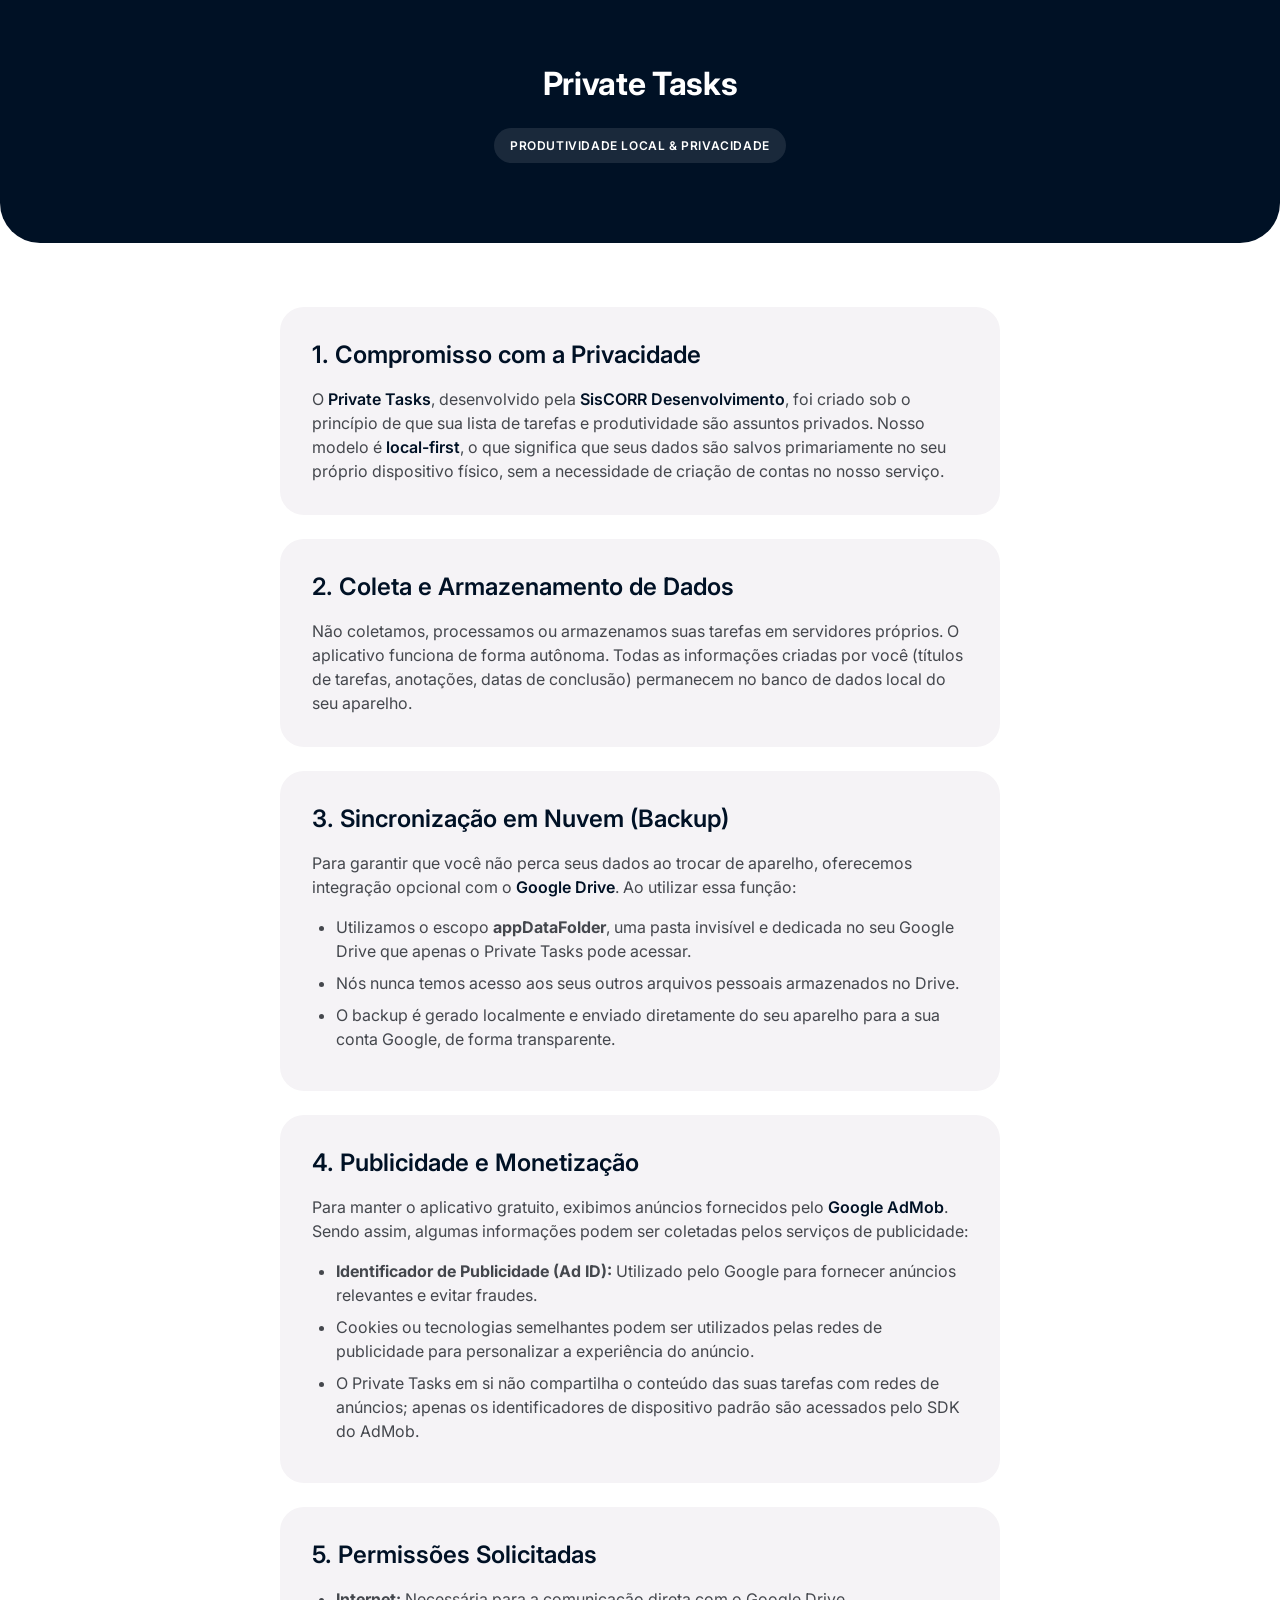
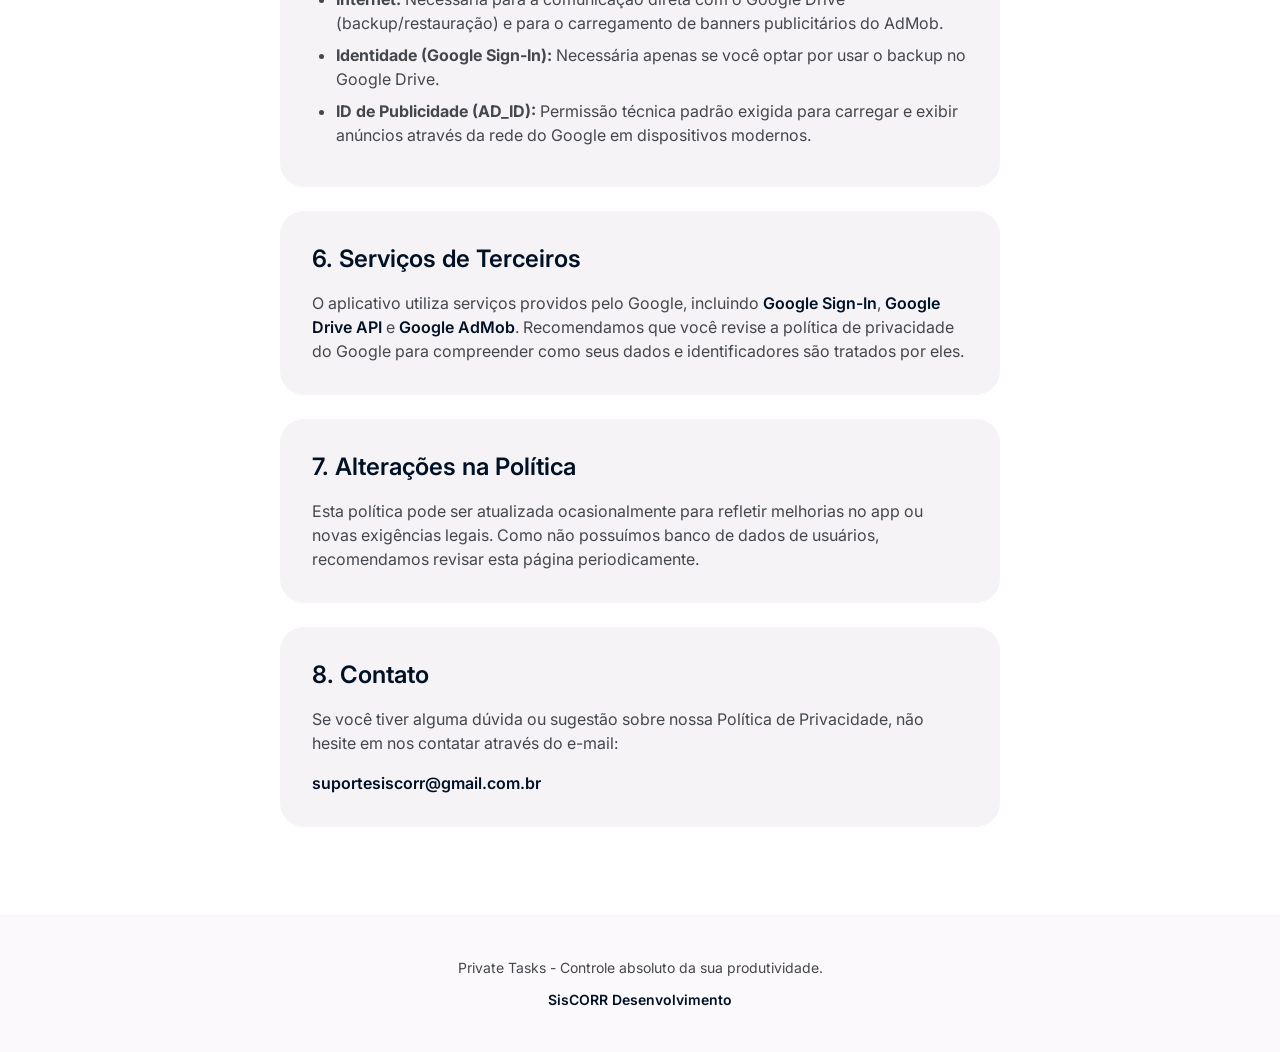
<file: private-tasks-privacy-policy.html>
<!DOCTYPE html>
<html lang="pt-BR">

<head>
    <meta charset="UTF-8">
    <meta name="viewport" content="width=device-width, initial-scale=1.0">
    <title>Política de Privacidade - Private Tasks</title>
    <!-- Inter Font -->
    <link rel="preconnect" href="https://fonts.googleapis.com">
    <link rel="preconnect" href="https://fonts.gstatic.com" crossorigin>
    <link href="https://fonts.googleapis.com/css2?family=Inter:wght@400;500;600;700&display=swap" rel="stylesheet">
    <style>
        :root {
            /* Colors */
            --primary: #001125;
            /* Obsidian Navy */
            --background: #ffffff;
            --surface-level-1: #fbf9fb;
            --surface-level-2: #f5f3f6;
            --on-primary: #ffffff;
            --text-main: #0b1c30;
            --text-variant: #44474d;
            --semantic-error: #cf202f;

            /* Spacing & Geometry */
            --radius-card: 24px;
            --radius-header: 40px;
            --radius-pill: 9999px;
            --spacing-unit: 8px;
            --padding-card: 32px;
            --section-gap: 64px;

            /* Shadows */
            --shadow-subtle: 0px 8px 24px rgba(0, 17, 37, 0.08);
        }

        * {
            box-sizing: border-box;
        }

        body {
            font-family: 'Inter', system-ui, -apple-system, sans-serif;
            background-color: var(--background);
            color: var(--text-main);
            line-height: 1.6;
            margin: 0;
            padding: 0;
            -webkit-font-smoothing: antialiased;
        }

        header {
            background-color: var(--primary);
            color: var(--on-primary);
            padding: 64px 20px 80px;
            text-align: center;
            border-bottom-left-radius: var(--radius-header);
            border-bottom-right-radius: var(--radius-header);
            margin-bottom: var(--section-gap);
        }

        header h1 {
            font-size: 32px;
            font-weight: 700;
            margin: 0;
            letter-spacing: -0.01em;
            line-height: 40px;
        }

        .container {
            max-width: 800px;
            margin: 0 auto;
            padding: 0 40px var(--section-gap);
        }

        @media (max-width: 600px) {
            .container {
                padding: 0 20px var(--section-gap);
            }
        }

        .card {
            background: var(--surface-level-2);
            border-radius: var(--radius-card);
            padding: var(--padding-card);
            margin-bottom: 24px;
        }

        h2 {
            font-size: 24px;
            font-weight: 600;
            margin-top: 0;
            margin-bottom: 16px;
            line-height: 32px;
            color: var(--primary);
        }

        p,
        li {
            color: var(--text-variant);
            font-size: 16px;
            font-weight: 400;
            line-height: 24px;
            margin-top: 0;
            margin-bottom: 16px;
        }

        ul {
            padding-left: 24px;
            margin-bottom: 16px;
        }

        li {
            margin-bottom: 8px;
        }

        p:last-child,
        ul:last-child {
            margin-bottom: 0;
        }

        .pill-badge {
            display: inline-block;
            background-color: rgba(255, 255, 255, 0.1);
            color: var(--on-primary);
            font-size: 12px;
            font-weight: 600;
            letter-spacing: 0.05em;
            text-transform: uppercase;
            padding: 8px 16px;
            border-radius: var(--radius-pill);
            margin-top: 24px;
        }

        footer {
            background-color: var(--surface-level-1);
            color: var(--text-variant);
            padding: 40px 20px;
            text-align: center;
            font-size: 14px;
            border-top: 1px solid var(--surface-level-2);
        }

        footer p {
            font-size: 14px;
            margin-bottom: 8px;
        }

        .highlight {
            color: var(--primary);
            font-weight: 600;
        }

        a {
            color: var(--primary);
            text-decoration: none;
            font-weight: 500;
        }

        a:hover {
            text-decoration: underline;
        }
    </style>
</head>

<body>

    <header>
        <h1>Private Tasks</h1>
        <div class="pill-badge">Produtividade Local & Privacidade</div>
    </header>

    <div class="container">
        <div class="card">
            <h2>1. Compromisso com a Privacidade</h2>
            <p>O <span class="highlight">Private Tasks</span>, desenvolvido pela <span class="highlight">SisCORR
                    Desenvolvimento</span>, foi criado sob o princípio de que sua lista de tarefas e produtividade são
                assuntos privados. Nosso modelo é <span class="highlight">local-first</span>, o que significa que seus
                dados são salvos primariamente no seu próprio dispositivo físico, sem a necessidade de criação de contas
                no nosso serviço.</p>
        </div>

        <div class="card">
            <h2>2. Coleta e Armazenamento de Dados</h2>
            <p>Não coletamos, processamos ou armazenamos suas tarefas em servidores próprios. O aplicativo funciona de
                forma autônoma. Todas as informações criadas por você (títulos de tarefas, anotações, datas de
                conclusão) permanecem no banco de dados local do seu aparelho.</p>
        </div>

        <div class="card">
            <h2>3. Sincronização em Nuvem (Backup)</h2>
            <p>Para garantir que você não perca seus dados ao trocar de aparelho, oferecemos integração opcional com o
                <span class="highlight">Google Drive</span>. Ao utilizar essa função:</p>
            <ul>
                <li>Utilizamos o escopo <strong>appDataFolder</strong>, uma pasta invisível e dedicada no seu Google
                    Drive que apenas o Private Tasks pode acessar.</li>
                <li>Nós nunca temos acesso aos seus outros arquivos pessoais armazenados no Drive.</li>
                <li>O backup é gerado localmente e enviado diretamente do seu aparelho para a sua conta Google, de forma
                    transparente.</li>
            </ul>
        </div>

        <div class="card">
            <h2>4. Publicidade e Monetização</h2>
            <p>Para manter o aplicativo gratuito, exibimos anúncios fornecidos pelo <span class="highlight">Google
                    AdMob</span>. Sendo assim, algumas informações podem ser coletadas pelos serviços de publicidade:
            </p>
            <ul>
                <li><strong>Identificador de Publicidade (Ad ID):</strong> Utilizado pelo Google para fornecer anúncios
                    relevantes e evitar fraudes.</li>
                <li>Cookies ou tecnologias semelhantes podem ser utilizados pelas redes de publicidade para personalizar
                    a experiência do anúncio.</li>
                <li>O Private Tasks em si não compartilha o conteúdo das suas tarefas com redes de anúncios; apenas os
                    identificadores de dispositivo padrão são acessados pelo SDK do AdMob.</li>
            </ul>
        </div>

        <div class="card">
            <h2>5. Permissões Solicitadas</h2>
            <ul>
                <li><strong>Internet:</strong> Necessária para a comunicação direta com o Google Drive
                    (backup/restauração) e para o carregamento de banners publicitários do AdMob.</li>
                <li><strong>Identidade (Google Sign-In):</strong> Necessária apenas se você optar por usar o backup no
                    Google Drive.</li>
                <li><strong>ID de Publicidade (AD_ID):</strong> Permissão técnica padrão exigida para carregar e exibir
                    anúncios através da rede do Google em dispositivos modernos.</li>
            </ul>
        </div>

        <div class="card">
            <h2>6. Serviços de Terceiros</h2>
            <p>O aplicativo utiliza serviços providos pelo Google, incluindo <span class="highlight">Google
                    Sign-In</span>, <span class="highlight">Google Drive API</span> e <span class="highlight">Google
                    AdMob</span>. Recomendamos que você revise a política de privacidade do Google para compreender como
                seus dados e identificadores são tratados por eles.</p>
        </div>

        <div class="card">
            <h2>7. Alterações na Política</h2>
            <p>Esta política pode ser atualizada ocasionalmente para refletir melhorias no app ou novas exigências
                legais. Como não possuímos banco de dados de usuários, recomendamos revisar esta página periodicamente.
            </p>
        </div>

        <div class="card">
            <h2>8. Contato</h2>
            <p>Se você tiver alguma dúvida ou sugestão sobre nossa Política de Privacidade, não hesite em nos contatar
                através do e-mail:</p>
            <p><a href="mailto:suportesiscorr@gmail.com.br" class="highlight">suportesiscorr@gmail.com.br</a></p>
        </div>
    </div>

    <footer>
        <p>Private Tasks - Controle absoluto da sua produtividade.</p>
        <p><span class="highlight">SisCORR Desenvolvimento</span></p>
    </footer>

</body>

</html>
</file>
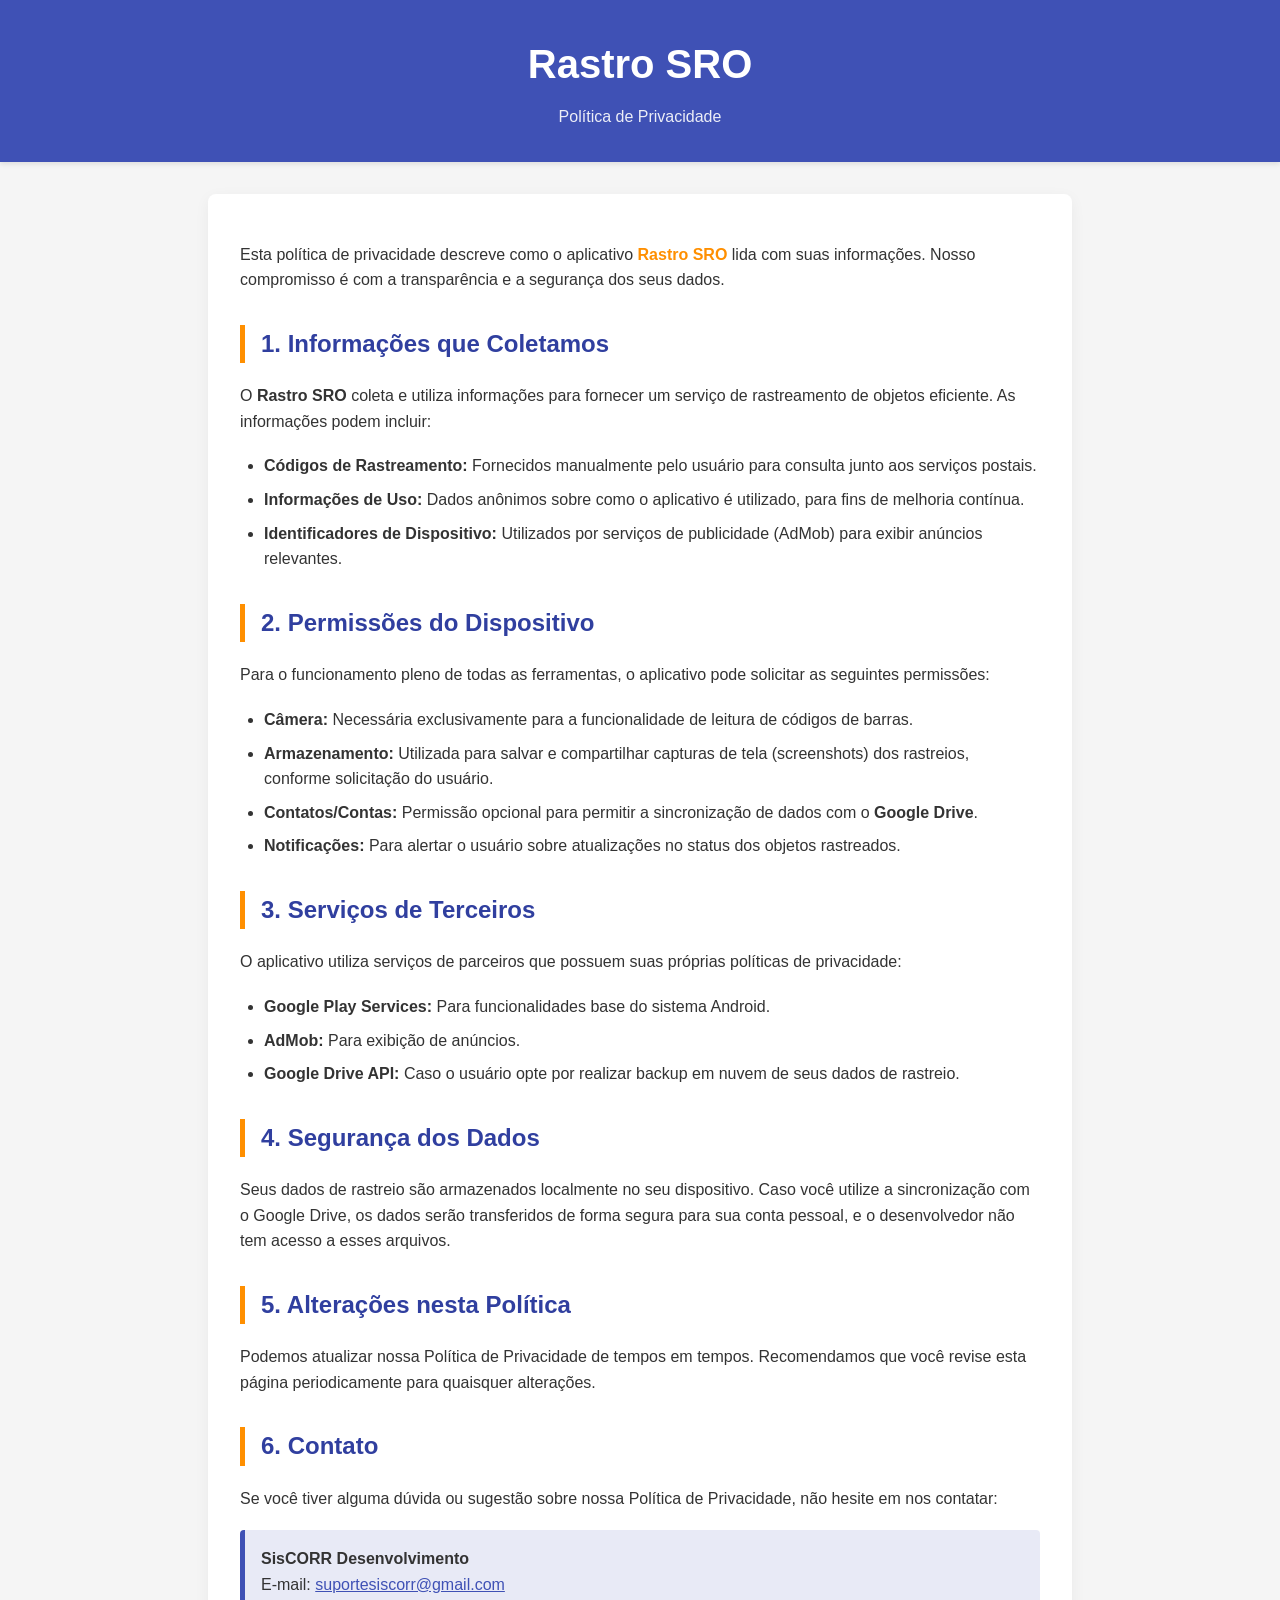
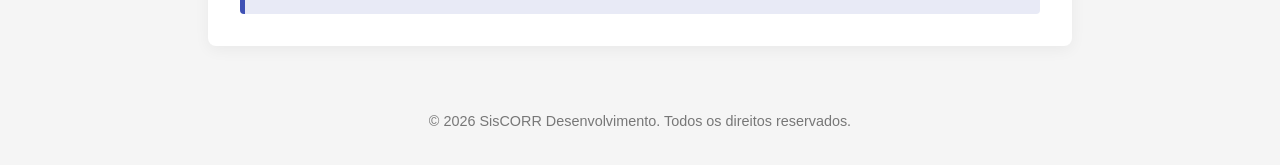
<file: rastro-sro-privacy-policy.html>
<!DOCTYPE html>
<html lang="pt-br">
<head>
    <meta charset="UTF-8">
    <meta name="viewport" content="width=device-width, initial-scale=1.0">
    <title>Política de Privacidade - Rastro SRO</title>
    <style>
        :root {
            --primary-color: #3F51B5;
            --primary-dark: #303F9F;
            --accent-color: #FF8F00;
            --bg-color: #f5f5f5;
            --text-color: #333;
            --white: #ffffff;
        }

        body {
            font-family: 'Segoe UI', Tahoma, Geneva, Verdana, sans-serif;
            line-height: 1.6;
            color: var(--text-color);
            background-color: var(--bg-color);
            margin: 0;
            padding: 0;
        }

        header {
            background-color: var(--primary-color);
            color: var(--white);
            padding: 2rem 1rem;
            text-align: center;
            box-shadow: 0 2px 5px rgba(0,0,0,0.1);
        }

        header h1 {
            margin: 0;
            font-size: 2.5rem;
        }

        header p {
            margin: 0.5rem 0 0;
            opacity: 0.9;
        }

        main {
            max-width: 800px;
            margin: 2rem auto;
            background: var(--white);
            padding: 2rem;
            border-radius: 8px;
            box-shadow: 0 4px 15px rgba(0,0,0,0.05);
        }

        h2 {
            color: var(--primary-dark);
            border-left: 5px solid var(--accent-color);
            padding-left: 1rem;
            margin-top: 2rem;
        }

        h3 {
            color: var(--primary-color);
        }

        p, ul {
            margin-bottom: 1.2rem;
        }

        ul {
            padding-left: 1.5rem;
        }

        li {
            margin-bottom: 0.5rem;
        }

        .highlight {
            color: var(--accent-color);
            font-weight: bold;
        }

        footer {
            text-align: center;
            padding: 2rem;
            color: #777;
            font-size: 0.9rem;
        }

        .contact-box {
            background-color: #E8EAF6;
            padding: 1rem;
            border-radius: 4px;
            border-left: 5px solid var(--primary-color);
        }

        @media (max-width: 600px) {
            main {
                margin: 1rem;
                padding: 1.5rem;
            }
            header h1 {
                font-size: 1.8rem;
            }
        }
    </style>
</head>
<body>

<header>
    <h1>Rastro SRO</h1>
    <p>Política de Privacidade</p>
</header>

<main>
    <p>Esta política de privacidade descreve como o aplicativo <span class="highlight">Rastro SRO</span> lida com suas informações. Nosso compromisso é com a transparência e a segurança dos seus dados.</p>

    <h2>1. Informações que Coletamos</h2>
    <p>O <strong>Rastro SRO</strong> coleta e utiliza informações para fornecer um serviço de rastreamento de objetos eficiente. As informações podem incluir:</p>
    <ul>
        <li><strong>Códigos de Rastreamento:</strong> Fornecidos manualmente pelo usuário para consulta junto aos serviços postais.</li>
        <li><strong>Informações de Uso:</strong> Dados anônimos sobre como o aplicativo é utilizado, para fins de melhoria contínua.</li>
        <li><strong>Identificadores de Dispositivo:</strong> Utilizados por serviços de publicidade (AdMob) para exibir anúncios relevantes.</li>
    </ul>

    <h2>2. Permissões do Dispositivo</h2>
    <p>Para o funcionamento pleno de todas as ferramentas, o aplicativo pode solicitar as seguintes permissões:</p>
    <ul>
        <li><strong>Câmera:</strong> Necessária exclusivamente para a funcionalidade de leitura de códigos de barras.</li>
        <li><strong>Armazenamento:</strong> Utilizada para salvar e compartilhar capturas de tela (screenshots) dos rastreios, conforme solicitação do usuário.</li>
        <li><strong>Contatos/Contas:</strong> Permissão opcional para permitir a sincronização de dados com o <strong>Google Drive</strong>.</li>
        <li><strong>Notificações:</strong> Para alertar o usuário sobre atualizações no status dos objetos rastreados.</li>
    </ul>

    <h2>3. Serviços de Terceiros</h2>
    <p>O aplicativo utiliza serviços de parceiros que possuem suas próprias políticas de privacidade:</p>
    <ul>
        <li><strong>Google Play Services:</strong> Para funcionalidades base do sistema Android.</li>
        <li><strong>AdMob:</strong> Para exibição de anúncios.</li>
        <li><strong>Google Drive API:</strong> Caso o usuário opte por realizar backup em nuvem de seus dados de rastreio.</li>
    </ul>

    <h2>4. Segurança dos Dados</h2>
    <p>Seus dados de rastreio são armazenados localmente no seu dispositivo. Caso você utilize a sincronização com o Google Drive, os dados serão transferidos de forma segura para sua conta pessoal, e o desenvolvedor não tem acesso a esses arquivos.</p>

    <h2>5. Alterações nesta Política</h2>
    <p>Podemos atualizar nossa Política de Privacidade de tempos em tempos. Recomendamos que você revise esta página periodicamente para quaisquer alterações.</p>

    <h2>6. Contato</h2>
    <p>Se você tiver alguma dúvida ou sugestão sobre nossa Política de Privacidade, não hesite em nos contatar:</p>
    <div class="contact-box">
        <strong>SisCORR Desenvolvimento</strong><br>
        E-mail: <a href="mailto:suportesiscorr@gmail.com" style="color: var(--primary-color);">suportesiscorr@gmail.com</a>
    </div>
</main>

<footer>
    &copy; 2026 SisCORR Desenvolvimento. Todos os direitos reservados.
</footer>

</body>
</html>
</file>
